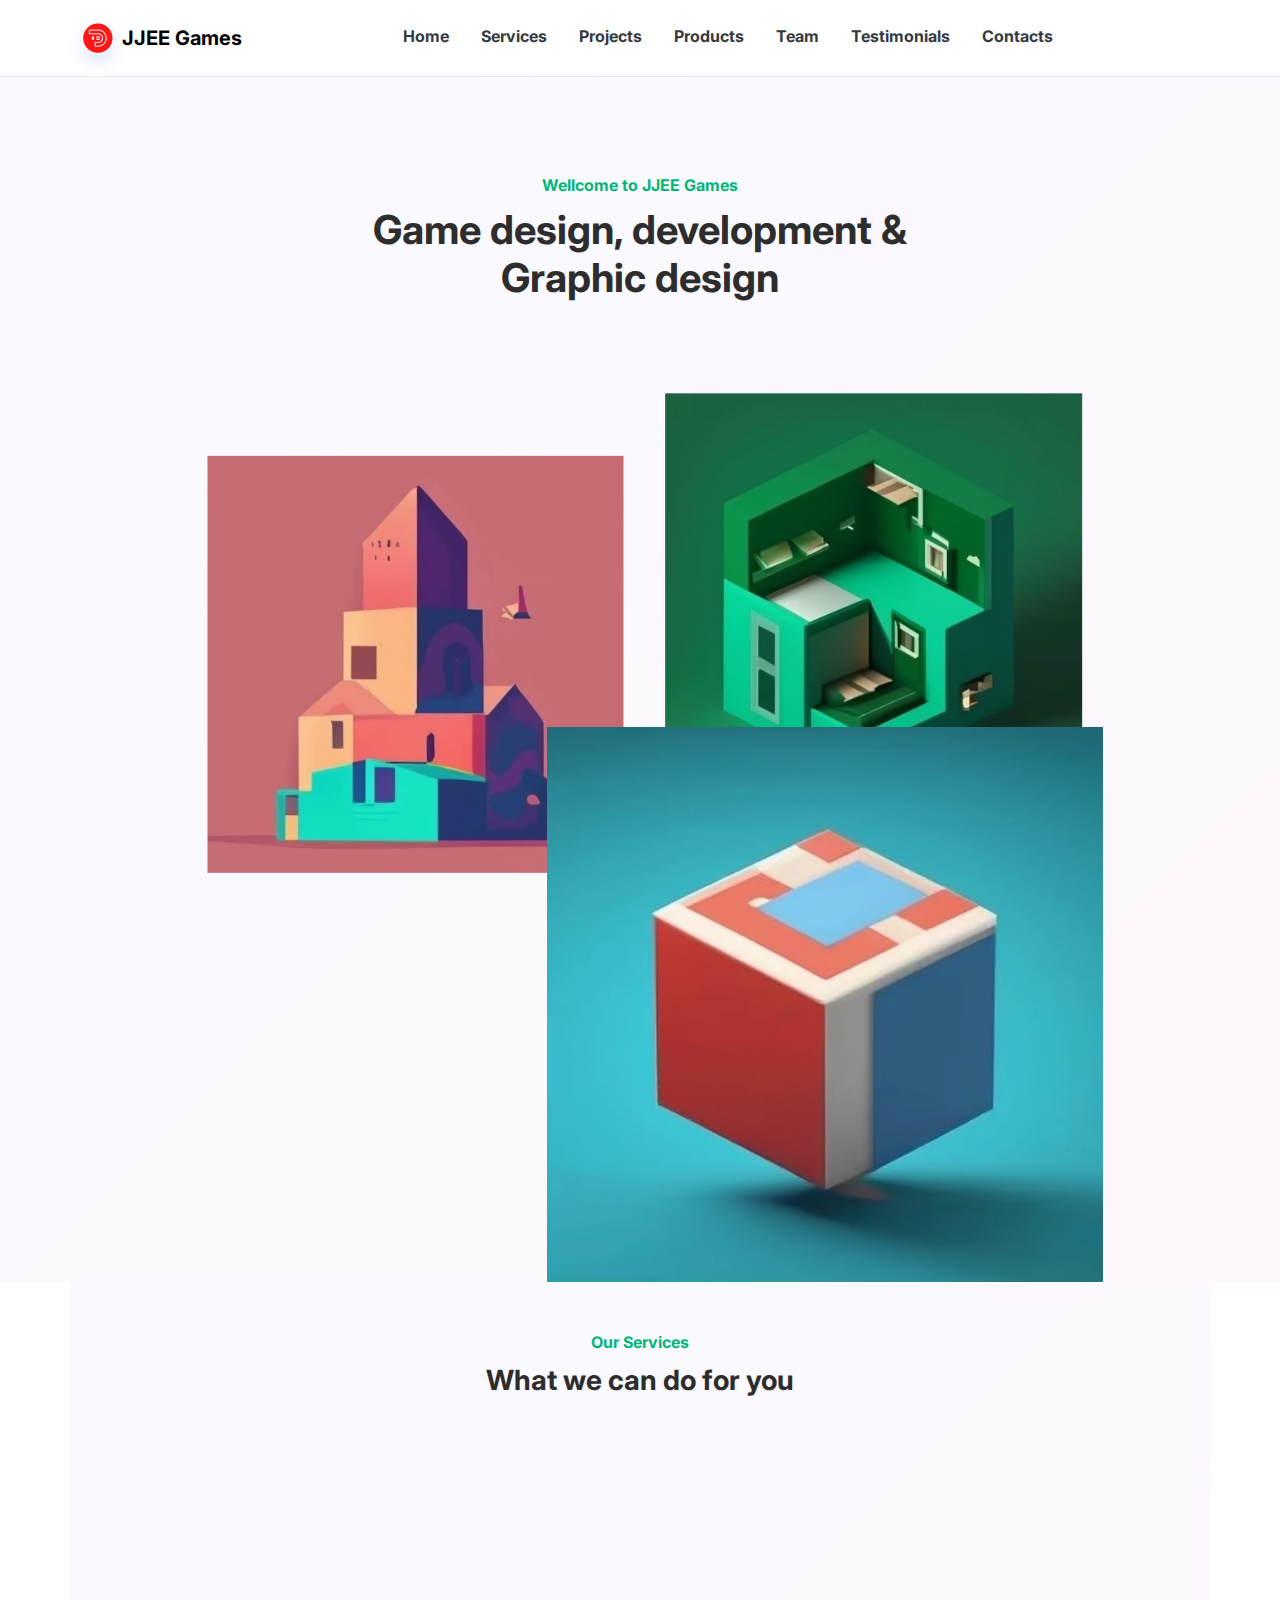
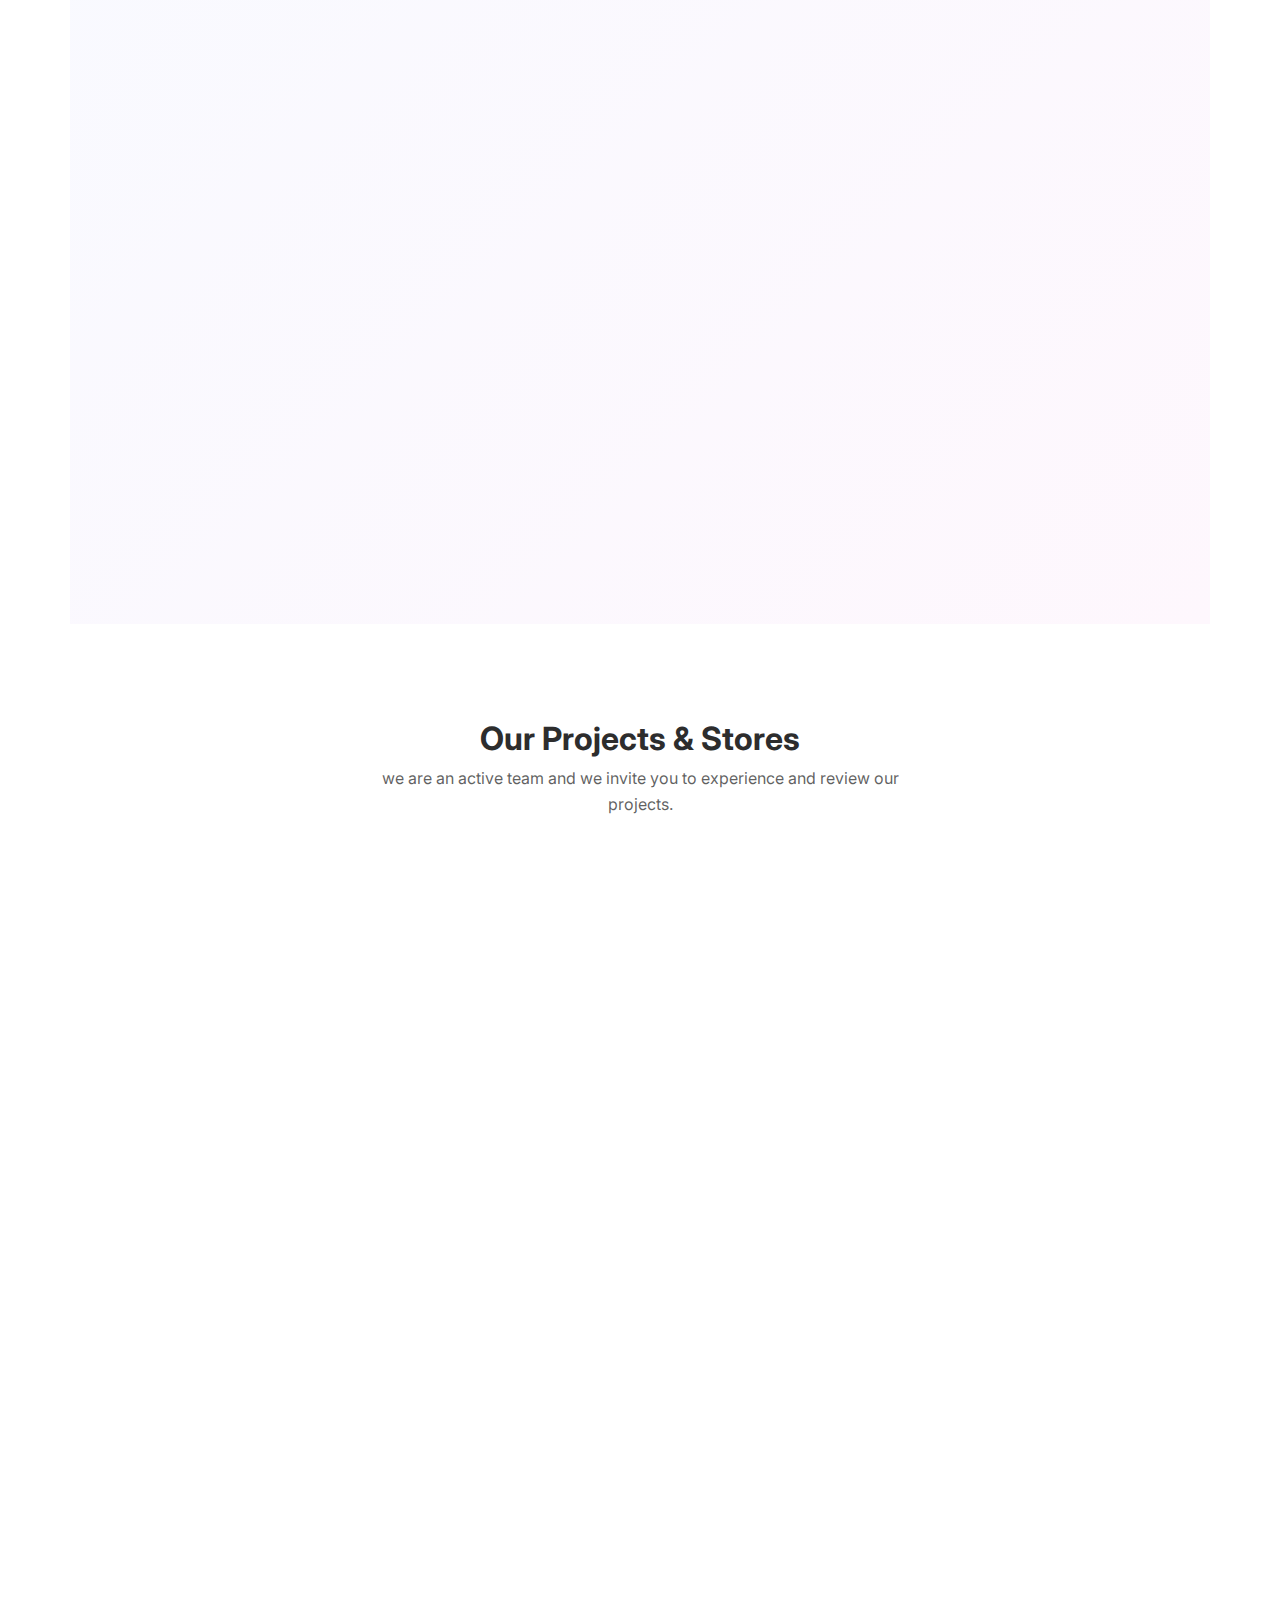
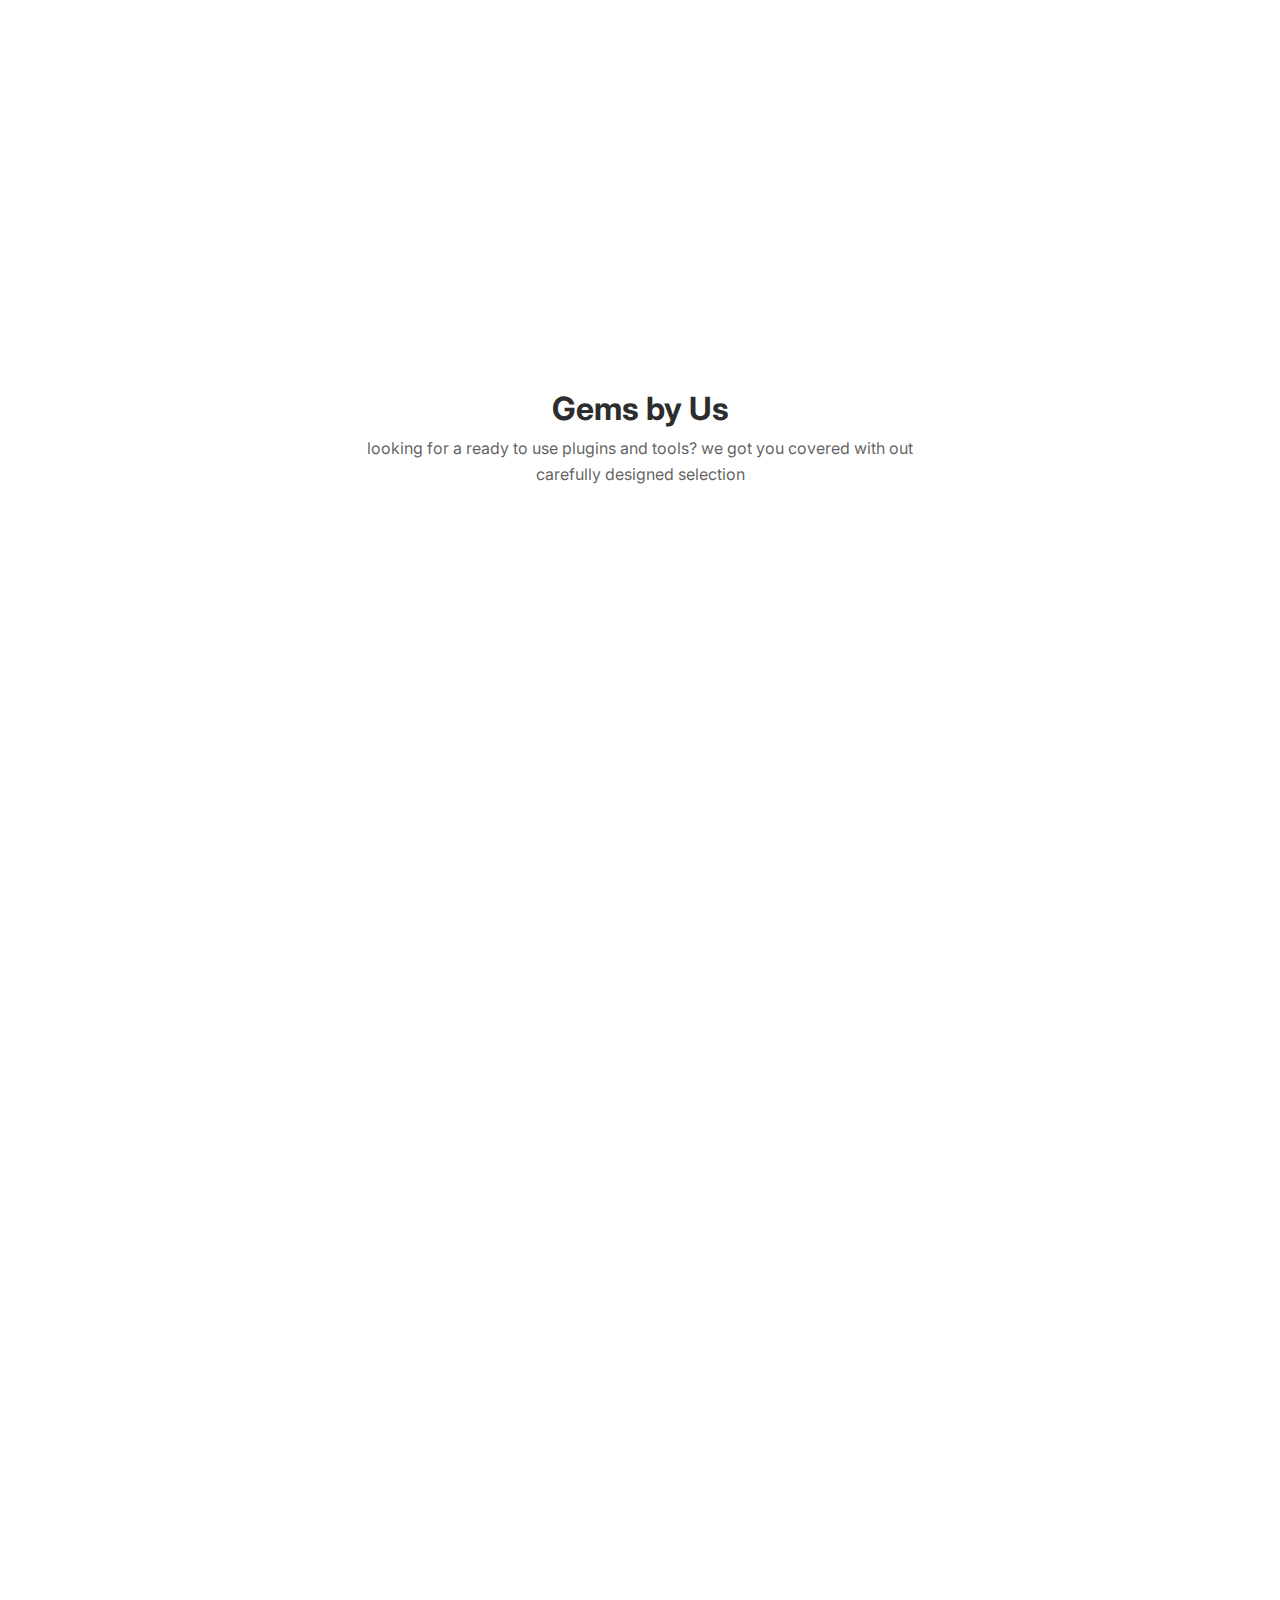
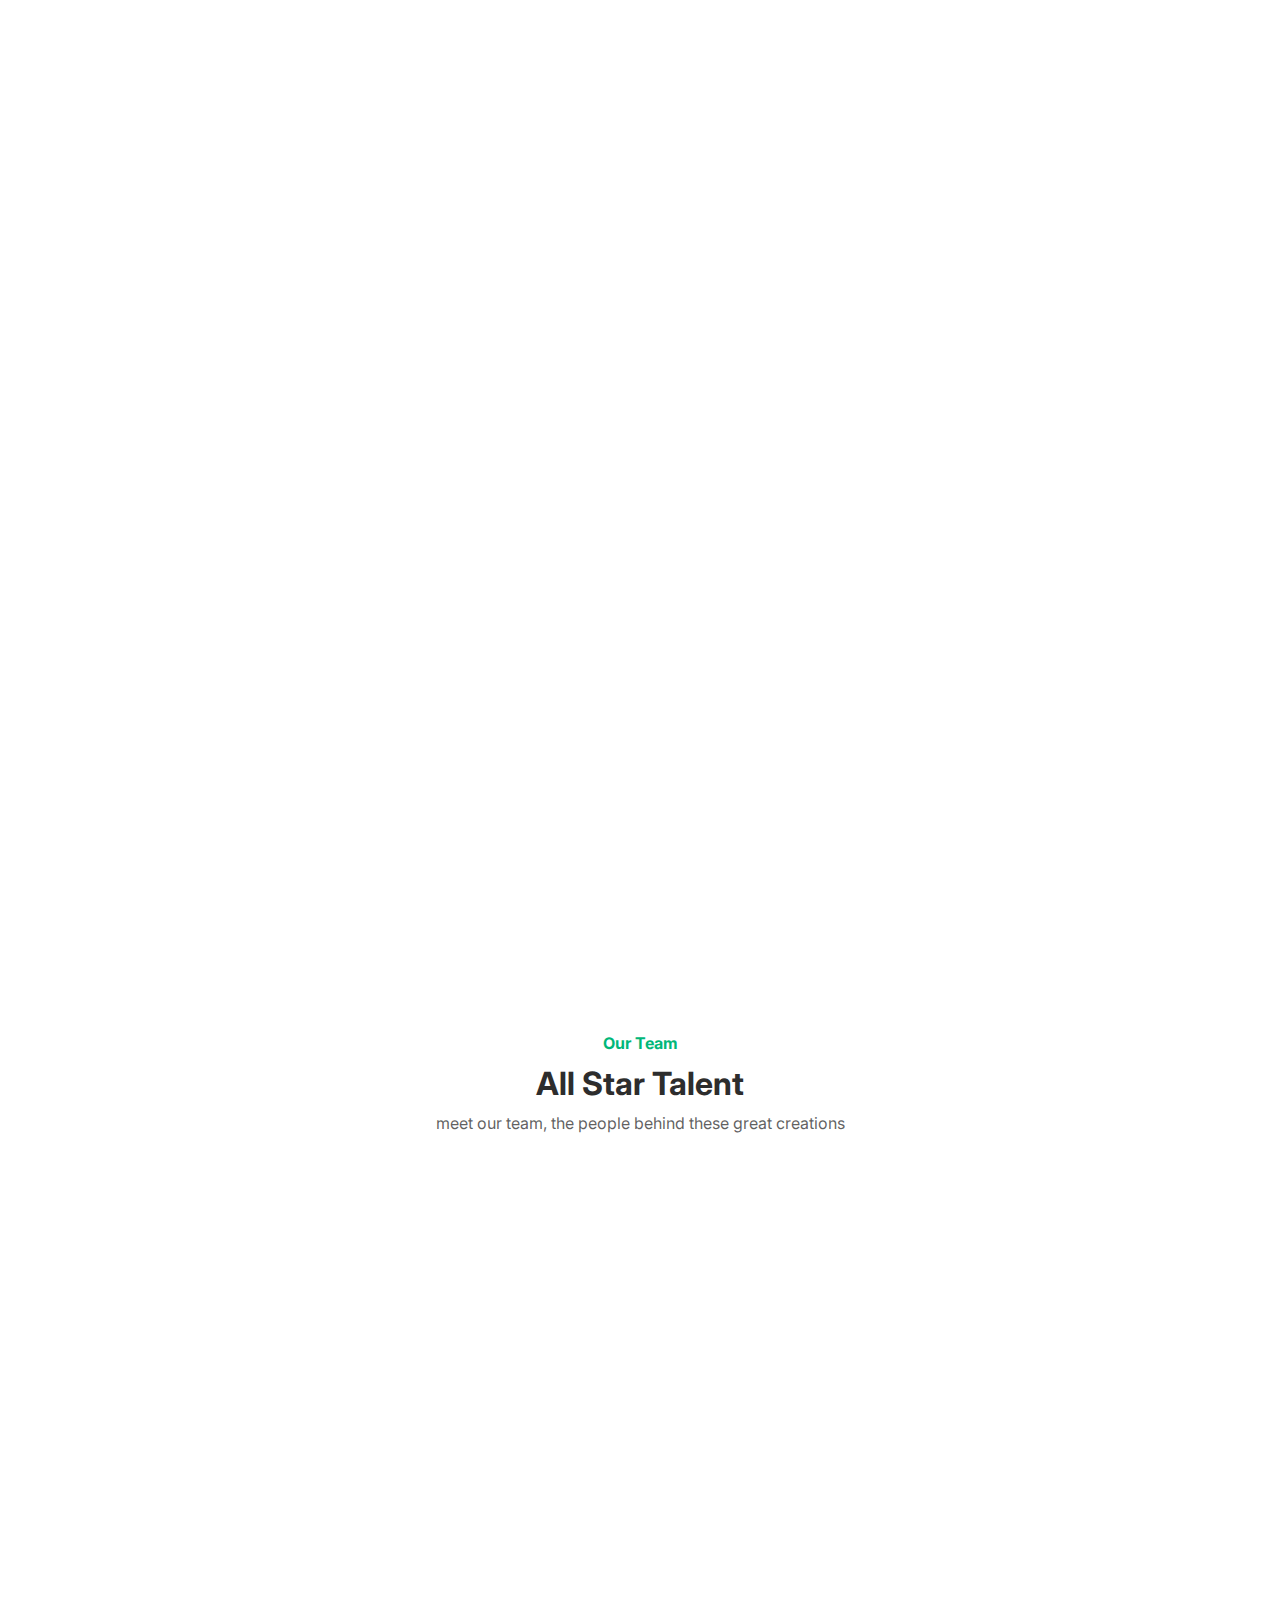
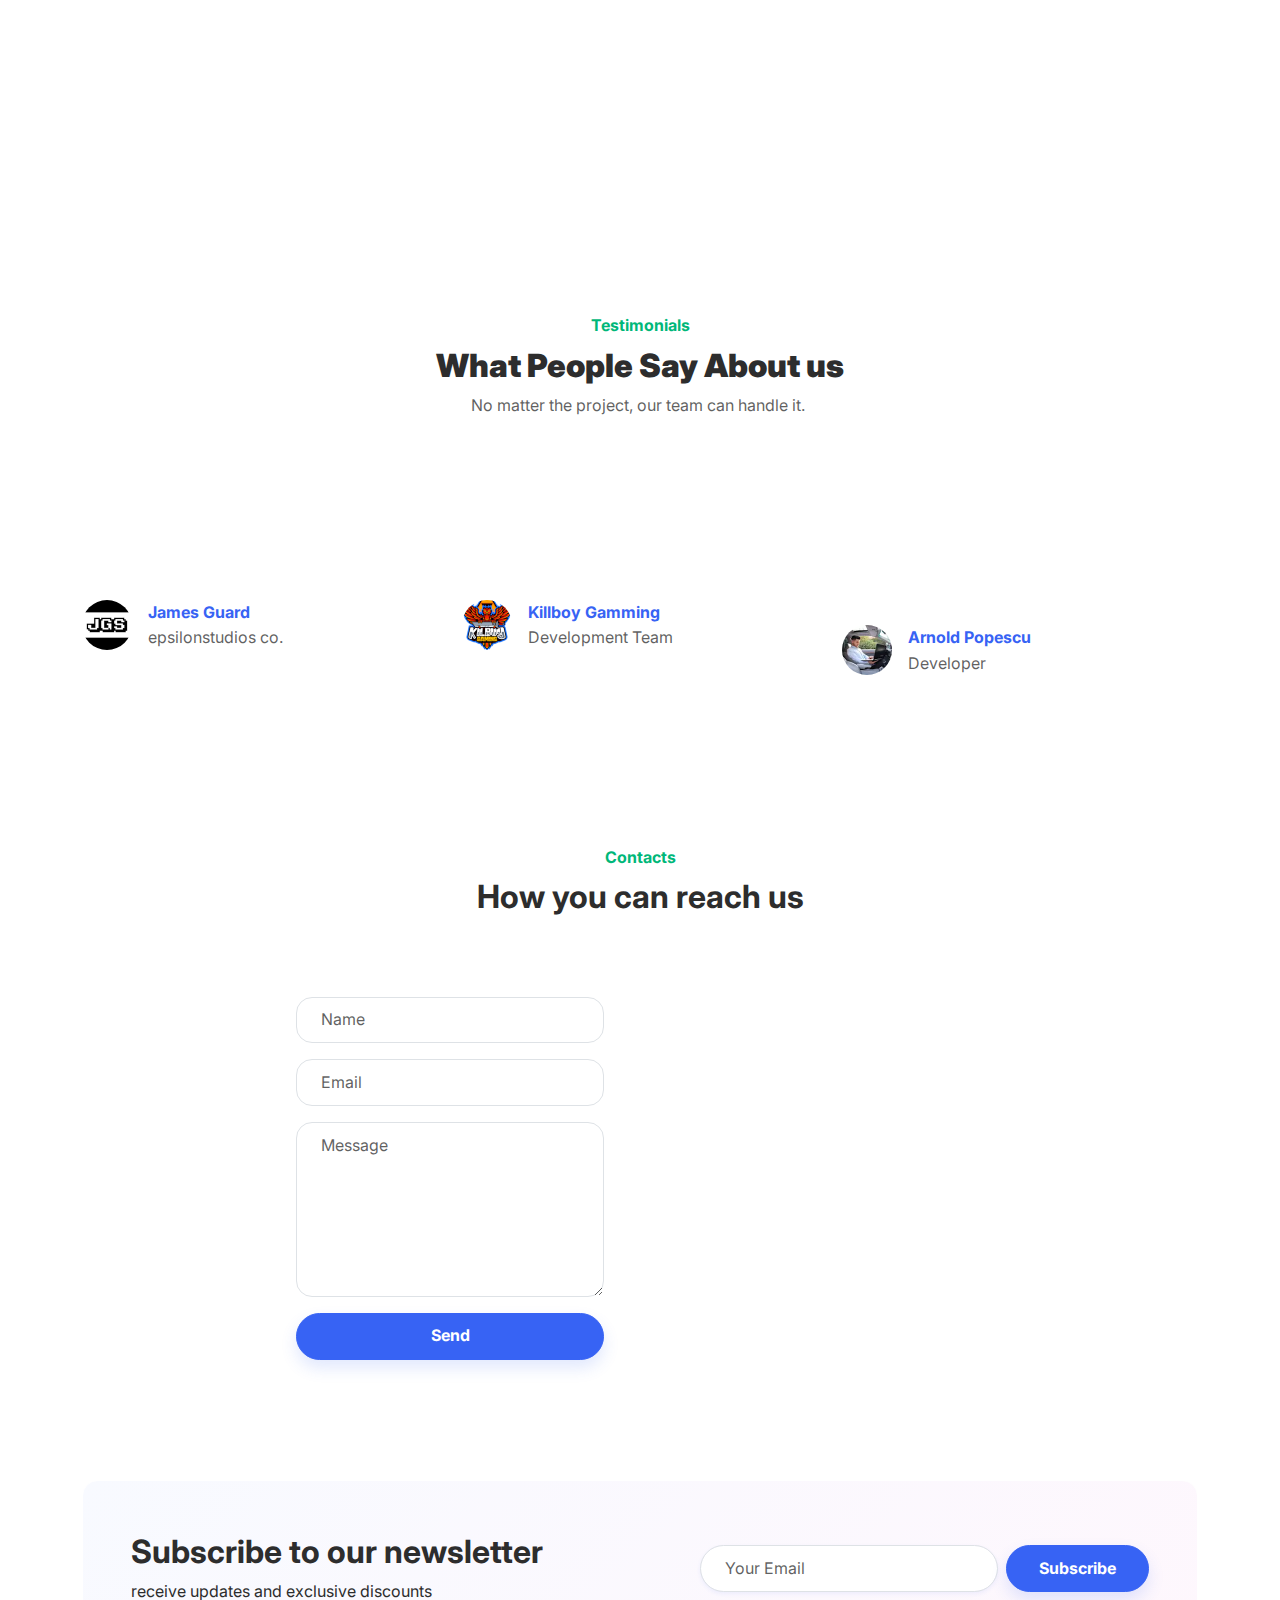
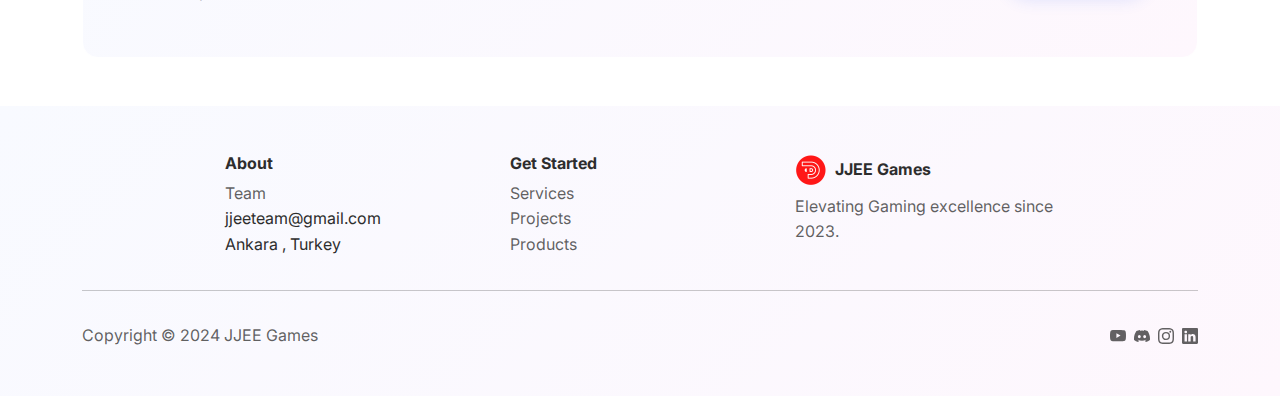
<file: index.html>
<!DOCTYPE html><html data-bs-theme="light" lang="en"><head><meta charset="utf-8">
<!-- Google Tag Manager -->
    <script>(function(w,d,s,l,i){w[l]=w[l]||[];w[l].push({'gtm.start':
    new Date().getTime(),event:'gtm.js'});var f=d.getElementsByTagName(s)[0],
    j=d.createElement(s),dl=l!='dataLayer'?'&l='+l:'';j.async=true;j.src=
    'https://www.googletagmanager.com/gtm.js?id='+i+dl;f.parentNode.insertBefore(j,f);
    })(window,document,'script','dataLayer','GTM-58MHF8FG');</script>
    <!-- End Google Tag Manager --><meta name="viewport" content="width=device-width, initial-scale=1.0, shrink-to-fit=no"><title>Home - JJEE Games</title><link rel="canonical" href="https://www.jjeegames.com/"><meta property="og:url" content="https://www.jjeegames.com/"><meta name="twitter:description" content="Explore game development excellence at JjeeGames – your prime source for expert insights, tutorials, and a vibrant community. Unleash your creativity in the world of game creation today!"><meta name="twitter:image" content="https://www.jjeegames.com/assets/img/brand/logo-512.png"><meta property="og:image" content="https://www.jjeegames.com/assets/img/brand/logo-512.png"><meta name="description" content="Explore game development excellence at JjeeGames – your prime source for expert insights, tutorials, and a vibrant community. Unleash your creativity in the world of game creation today!"><meta property="og:type" content="website"><meta name="twitter:card" content="summary"><meta name="twitter:title" content="JJEE Games">
			<script type="application/ld+json">{"@context":"http://schema.org","@type":"WebSite","name":"JJEE Games","url":"https://www.jjeegames.com"}</script><link rel="icon" type="image/png" sizes="64x64" href="assets/img/brand/logo-64.png"><link rel="icon" type="image/png" sizes="64x64" href="assets/img/brand/logo-64.png"><link rel="icon" type="image/png" sizes="128x128" href="assets/img/brand/logo-128.png"><link rel="icon" type="image/png" sizes="128x128" href="assets/img/brand/logo-128.png"><link rel="icon" type="image/png" sizes="512x512" href="assets/img/brand/logo-512.png"><link rel="stylesheet" href="assets/bootstrap/css/bootstrap.min.css"><link rel="stylesheet" href="https://fonts.googleapis.com/css?family=Inter:300italic,400italic,600italic,700italic,800italic,400,300,600,700,800&amp;display=swap"><link rel="stylesheet" href="https://fonts.googleapis.com/css?family=Indie+Flower"><link rel="stylesheet" href="https://fonts.googleapis.com/css?family=Source+Sans+Pro:300,400,600,700,900"><link rel="stylesheet" href="assets/css/styles.min.css"><link rel="stylesheet" href="assets/css/aos.min.min.css"><link rel="stylesheet" href="assets/css/animate.min.min.css"><meta name="google-site-verification" content="ms5HGjhSdryLa4Ut-KDCZ6PKvAohT9VPGDE0XB0uQKI" />
</head><body><nav class="navbar navbar-expand-md sticky-top navbar-shrink py-3 navbar-light" id="mainNav"><div class="container"><a class="navbar-brand d-flex align-items-center" href="/"><span class="bs-icon-sm bs-icon-circle bs-icon-primary shadow d-flex justify-content-center align-items-center me-2 bs-icon" style="background: url(&quot;assets/img/brand/logo-512.png&quot;) no-repeat;background-size: contain;"></span><span>JJEE Games</span></a><button data-bs-toggle="collapse" class="navbar-toggler" data-bs-target="#navcol-1"><span class="visually-hidden">Toggle navigation</span><span class="navbar-toggler-icon"></span></button><div class="collapse navbar-collapse" id="navcol-1"><ul class="navbar-nav mx-auto"><li class="nav-item" data-bs-target="#mainNav"><a class="nav-link active" href="#">Home</a></li><li class="nav-item" style="margin: 0;"><a class="nav-link active" href="#services">Services</a></li><li class="nav-item"><a class="nav-link active" href="#projects">Projects</a></li><li class="nav-item"><a class="nav-link active" href="#products">Products</a></li><li class="nav-item"><a class="nav-link active" href="#team">Team</a></li><li class="nav-item"><a class="nav-link active" href="#testimonials">Testimonials</a></li><li class="nav-item"><a class="nav-link active" href="#contacts">Contacts</a></li></ul></div></div></nav><header class="bg-primary-gradient"><div class="container pt-4 pt-xl-5"><div class="row pt-5"><div class="col-md-8 col-xl-6 text-center text-md-start mx-auto"><div class="text-center"><p class="fw-bold text-success mb-2">Wellcome to JJEE Games</p><h1 class="fw-bold">Game design, development &amp; Graphic design</h1></div></div><div class="col-12 col-lg-10 mx-auto"><div class="position-relative" style="display: flex;flex-wrap: wrap;justify-content: flex-end;"><div style="position: relative;flex: 0 0 45%;transform: translate3d(-15%, 35%, 0);"><img class="img-fluid" data-bss-parallax="" data-bss-parallax-speed="0.8" src="assets/img/parallax_2.png"></div><div style="position: relative;flex: 0 0 45%;transform: translate3d(-5%, 20%, 0);"><img class="img-fluid" data-bss-parallax="" data-bss-parallax-speed="0.4" src="assets/img/parallax_1.png"></div><div style="position: relative;flex: 0 0 60%;transform: translate3d(0, 0%, 0);"><img class="img-fluid" data-bss-parallax="" data-bss-parallax-speed="0.25" src="assets/img/parallax_3.png"></div></div></div></div></div></header><section id="services"><div class="container bg-primary-gradient py-5"><div class="row"><div class="col-md-8 col-xl-6 text-center mx-auto"><p class="fw-bold text-success mb-2">Our Services</p><h3 class="fw-bold">What we can do for you</h3></div></div><div class="py-5 p-lg-5"><div class="row row-cols-1 row-cols-md-2 mx-auto" data-aos="fade-up" style="max-width: 900px;"><div class="col mb-5"><div class="card shadow-sm" data-aos="zoom-in-up"><div class="card-body px-4 py-5 px-md-5"><div class="bs-icon-lg d-flex justify-content-center align-items-center mb-3 bs-icon" style="top: 1rem;right: 1rem;position: absolute;"><svg xmlns="http://www.w3.org/2000/svg" width="1em" height="1em" fill="currentColor" viewBox="0 0 16 16" class="bi bi-bounding-box-circles">
  <path d="M2 1a1 1 0 1 0 0 2 1 1 0 0 0 0-2M0 2a2 2 0 0 1 3.937-.5h8.126A2 2 0 1 1 14.5 3.937v8.126a2 2 0 1 1-2.437 2.437H3.937A2 2 0 1 1 1.5 12.063V3.937A2 2 0 0 1 0 2m2.5 1.937v8.126c.703.18 1.256.734 1.437 1.437h8.126a2.004 2.004 0 0 1 1.437-1.437V3.937A2.004 2.004 0 0 1 12.063 2.5H3.937A2.004 2.004 0 0 1 2.5 3.937zM14 1a1 1 0 1 0 0 2 1 1 0 0 0 0-2M2 13a1 1 0 1 0 0 2 1 1 0 0 0 0-2m12 0a1 1 0 1 0 0 2 1 1 0 0 0 0-2"></path>
</svg></div><h5 class="fw-bold card-title">Game prototyping</h5><p class="text-muted card-text mb-4">From concept to interactive preview, our expert team crafts a captivating prototype, bringing your vision to life.&nbsp;<br><br></p><a class="btn btn-primary shadow" role="button" href="#contacts">Learn more</a></div></div></div><div class="col offset-lg-0 mb-5"><div class="card shadow-sm" data-aos="zoom-in-up" data-aos-delay="200"><div class="card-body px-4 py-5 px-md-5"><div class="bs-icon-lg d-flex justify-content-center align-items-center mb-3 bs-icon" style="top: 1rem;right: 1rem;position: absolute;"><svg xmlns="http://www.w3.org/2000/svg" width="1em" height="1em" fill="currentColor" viewBox="0 0 16 16" class="bi bi-command">
  <path d="M3.5 2A1.5 1.5 0 0 1 5 3.5V5H3.5a1.5 1.5 0 1 1 0-3M6 5V3.5A2.5 2.5 0 1 0 3.5 6H5v4H3.5A2.5 2.5 0 1 0 6 12.5V11h4v1.5a2.5 2.5 0 1 0 2.5-2.5H11V6h1.5A2.5 2.5 0 1 0 10 3.5V5zm4 1v4H6V6zm1-1V3.5A1.5 1.5 0 1 1 12.5 5zm0 6h1.5a1.5 1.5 0 1 1-1.5 1.5zm-6 0v1.5A1.5 1.5 0 1 1 3.5 11z"></path>
</svg></div><h5 class="fw-bold card-title">Game development</h5><p class="text-muted card-text mb-4">From animations, UI/UX, and sound design to coding and scripting, we ensure a seamless journey from idea to a playable masterpiece.</p><a class="btn btn-primary shadow" role="button" href="#contacts">Learn more</a></div></div></div><div class="col mb-4"><div class="card shadow-sm" data-aos="zoom-in-up" data-aos-duration="200"><div class="card-body px-4 py-5 px-md-5"><div class="bs-icon-lg d-flex justify-content-center align-items-center mb-3 bs-icon" style="top: 1rem;right: 1rem;position: absolute;"><svg xmlns="http://www.w3.org/2000/svg" width="1em" height="1em" fill="currentColor" viewBox="0 0 16 16" class="bi bi-hdd-stack">
  <path d="M14 10a1 1 0 0 1 1 1v1a1 1 0 0 1-1 1H2a1 1 0 0 1-1-1v-1a1 1 0 0 1 1-1zM2 9a2 2 0 0 0-2 2v1a2 2 0 0 0 2 2h12a2 2 0 0 0 2-2v-1a2 2 0 0 0-2-2z"></path>
  <path d="M5 11.5a.5.5 0 1 1-1 0 .5.5 0 0 1 1 0m-2 0a.5.5 0 1 1-1 0 .5.5 0 0 1 1 0M14 3a1 1 0 0 1 1 1v1a1 1 0 0 1-1 1H2a1 1 0 0 1-1-1V4a1 1 0 0 1 1-1zM2 2a2 2 0 0 0-2 2v1a2 2 0 0 0 2 2h12a2 2 0 0 0 2-2V4a2 2 0 0 0-2-2z"></path>
  <path d="M5 4.5a.5.5 0 1 1-1 0 .5.5 0 0 1 1 0m-2 0a.5.5 0 1 1-1 0 .5.5 0 0 1 1 0"></path>
</svg></div><h5 class="fw-bold card-title">Tool development</h5><p class="text-muted card-text mb-4">we offer intuitive interfaces and robust features, tailored for your development needs.<br><br></p><a class="btn btn-primary shadow" role="button" href="#contacts">Learn more</a></div></div></div><div class="col mb-4"><div class="card shadow-sm" data-aos="zoom-in-up"><div class="card-body px-4 py-5 px-md-5"><div class="bs-icon-lg d-flex justify-content-center align-items-center mb-3 bs-icon" style="top: 1rem;right: 1rem;position: absolute;"><svg xmlns="http://www.w3.org/2000/svg" width="1em" height="1em" fill="currentColor" viewBox="0 0 16 16" class="bi bi-layout-sidebar-inset">
  <path d="M14 2a1 1 0 0 1 1 1v10a1 1 0 0 1-1 1H2a1 1 0 0 1-1-1V3a1 1 0 0 1 1-1zM2 1a2 2 0 0 0-2 2v10a2 2 0 0 0 2 2h12a2 2 0 0 0 2-2V3a2 2 0 0 0-2-2z"></path>
  <path d="M3 4a1 1 0 0 1 1-1h2a1 1 0 0 1 1 1v8a1 1 0 0 1-1 1H4a1 1 0 0 1-1-1z"></path>
</svg></div><h5 class="fw-bold card-title">Level design</h5><p class="text-muted card-text mb-4">developing level concepts and implementing them in your projects.<br><br><br></p><a class="btn btn-primary shadow" role="button" href="#contacts">Learn more</a></div></div></div></div></div></div></section><section id="projects" class="py-5"><div class="container py-5"><div class="row mb-5"><div class="col-md-8 col-xl-6 text-center mx-auto"><h2 class="fw-bold">Our Projects &amp; Stores</h2><p class="text-muted">we are an active team and we invite you to experience and review our projects.</p></div></div><div class="row row-cols-1 row-cols-md-2 mx-auto" style="max-width: 900px;"><div class="col mb-4"><div data-aos="zoom-in-up"><a href="https://www.jjeegames.com/MigJourneys/" target="_blank"><img class="rounded img-fluid shadow w-100 fit-cover" src="assets/img/Projects/Startup_1024x500.png" style="height: 250px;padding-top: 0px;"></a><div class="py-4"><span class="badge bg-primary mb-2">Game App</span><h4 class="fw-bold">Mig Journey</h4><p class="text-muted">Embark on a whimsical quest with Mig, the lovable brown bear, to find its dream home</p></div></div></div><div class="col mb-4"><div data-aos="zoom-in-up"><a href="https://jjee-team.itch.io/stack-up" target="_blank"><img class="rounded img-fluid shadow w-100 fit-cover" src="assets/img/Projects/Untitled%20design.png" style="height: 250px;padding-top: 0px;"></a><div class="py-4"><span class="badge bg-primary mb-2">Game App</span><h4 class="fw-bold">Stack Up</h4><p class="text-muted">hyper-casual stacking game that challenges you to build the tallest stack possible!</p></div></div></div><div class="col mb-4"><div data-aos="zoom-in-up" data-aos-delay="200"><a href="https://play.google.com/store/apps/dev?id=8000493460890234424" target="_blank"><img class="rounded img-fluid shadow w-100 fit-cover" src="assets/img/Projects/Google-Play-banner.jpg" style="height: 250px;padding-top: 0px;"></a><div class="py-4"><span class="badge bg-primary mb-2">Website</span><h4 class="fw-bold">Google Play Store</h4><p class="text-muted">check our google play developer account for new apps and games developed by us.</p></div></div></div><div class="col mb-4"><div data-aos="zoom-in-up" data-aos-delay="100"><a href="https://www.unrealengine.com/marketplace/en-US/profile/JJee+Games" target="_blank"><img class="rounded img-fluid shadow w-100 fit-cover" src="assets/img/Projects/ue%20marketplace.jpeg" style="height: 250px;padding-top: 0px;"></a><div class="py-4"><span class="badge bg-primary mb-2">Website</span><h4 class="fw-bold">Unreal Engine Marketplace</h4><p class="text-muted">go to the market place for more assets and plugins for your projects.</p></div></div></div></div></div></section><section id="products" class="py-5"><div class="container py-5" style="padding-left: 0px;padding-right: -0px;"><div class="row mb-5"><div class="col-md-8 col-xl-6 text-center mx-auto"><h2 class="fw-bold">Gems by Us</h2><p class="text-muted">looking for a ready to use plugins and tools? we got you covered with out carefully designed selection</p></div></div><div class="row row-cols-1 row-cols-md-2 mx-auto" style="max-width: 900px;transform: translate(28px);"><div class="col mb-4" data-aos="fade-up" data-aos-delay="50"><div class="card" style="width: 18rem;border-top-left-radius: 20px;border-top-right-radius: 20px;border-bottom-right-radius: 20px;border-bottom-left-radius: 20px;box-shadow: 5px 5px 16px 2px rgba(0,0,0,0.25);margin: 14px;min-width: 280px;max-width: 300px;margin-bottom: 20px;margin-left: 0;"><div style="height: 284;border-radius: 0;"><img class="rounded img-fluid shadow w-100 fit-cover" src="assets/img/products/blender%20sync%20thumbnail.png" style="height: 284px;border-bottom-right-radius: 0px;border-bottom-left-radius: 0px;"></div><div class="card-body d-flex flex-column" style="height: 130px;"><div><h4 style="font-family: 'Source Sans Pro', sans-serif;font-weight: 700;color: var(--bs-cyan);border-bottom-color: var(--bs-green);">Blender Sync System</h4><h6 class="text-muted mb-2" style="font-family: 'Source Sans Pro', sans-serif;font-weight: 600;color: #757575;">UE Plugin</h6></div><a class="align-self-end card-link" data-bss-hover-animate="pulse" style="padding: 4px;background: var(--bs-green);color: rgb(255,255,255);border-radius: 17px;padding-right: 14px;padding-left: 14px;padding-bottom: 6px;font-family: 'Source Sans Pro', sans-serif;margin-top: auto;" href="https://www.unrealengine.com/marketplace/en-US/product/2637eb12d1bc43d4a60e6130a7c2847f" target="_blank">Get it</a></div></div></div><div class="col mb-4" data-aos="fade-up" data-aos-delay="150"><div class="card" style="width: 18rem;border-top-left-radius: 20px;border-top-right-radius: 20px;border-bottom-right-radius: 20px;border-bottom-left-radius: 20px;box-shadow: 5px 5px 16px 2px rgba(0,0,0,0.25);margin: 14px;min-width: 280px;max-width: 300px;margin-bottom: 20px;margin-left: 0;"><div style="height: 284px;border-radius: 0;"><img class="rounded img-fluid shadow w-100 fit-cover" src="assets/img/products/Tiled%20thumbnail.png" style="border-bottom-right-radius: 0px;border-bottom-left-radius: 0px;"></div><div class="card-body d-flex flex-column" style="height: 130px;"><div><h4 style="font-family: 'Source Sans Pro', sans-serif;font-weight: 700;color: var(--bs-cyan);border-bottom-color: var(--bs-green);">Tiled Sync System</h4><h6 class="text-muted mb-2" style="font-family: 'Source Sans Pro', sans-serif;font-weight: 600;color: #757575;">UE Plugin</h6></div><a class="align-self-end card-link" data-bss-hover-animate="pulse" href="https://www.unrealengine.com/marketplace/en-US/product/b32d69ca51eb4678bc721414c80ca9f7" style="padding: 4px;background: var(--bs-green);color: rgb(255,255,255);border-radius: 17px;padding-right: 14px;padding-left: 14px;padding-bottom: 6px;font-family: 'Source Sans Pro', sans-serif;margin-top: auto;" target="_blank">Get it</a></div></div></div><div class="col mb-4" data-aos="fade-up" data-aos-delay="150"><div class="card" style="width: 18rem;border-top-left-radius: 20px;border-top-right-radius: 20px;border-bottom-right-radius: 20px;border-bottom-left-radius: 20px;box-shadow: 5px 5px 16px 2px rgba(0,0,0,0.25);margin: 14px;min-width: 280px;max-width: 300px;margin-bottom: 20px;margin-left: 0;"><div style="height: 284px;border-radius: 0;"><img class="rounded img-fluid shadow w-100 fit-cover" src="assets/img/products/thumbnail.png" style="border-bottom-right-radius: 0px;border-bottom-left-radius: 0px;"></div><div class="card-body d-flex flex-column" style="height: 130px;"><div><h4 style="font-family: 'Source Sans Pro', sans-serif;font-weight: 700;color: var(--bs-cyan);border-bottom-color: var(--bs-green);">JJEE Editor Scripts</h4><h6 class="text-muted mb-2" style="font-family: 'Source Sans Pro', sans-serif;font-weight: 600;color: #757575;">UE Plugin</h6></div><a class="align-self-end card-link" data-bss-hover-animate="pulse" href="https://www.unrealengine.com/marketplace/en-US/product/ea3c2d53657f46c9ba7f4c8b510a9d68" style="padding: 4px;background: var(--bs-green);color: rgb(255,255,255);border-radius: 17px;padding-right: 14px;padding-left: 14px;padding-bottom: 6px;font-family: 'Source Sans Pro', sans-serif;margin-top: auto;" target="_blank">Get it</a></div></div></div><div class="col mb-4" data-aos="fade-up" data-aos-delay="50"><div class="card" style="width: 18rem;border-top-left-radius: 20px;border-top-right-radius: 20px;border-bottom-right-radius: 20px;border-bottom-left-radius: 20px;box-shadow: 5px 5px 16px 2px rgba(0,0,0,0.25);margin: 14px;min-width: 280px;max-width: 300px;margin-bottom: 20px;margin-left: 0;"><div style="height: 284px;border-radius: 0;"><img class="rounded img-fluid shadow w-100 fit-cover" src="assets/img/products/PP%20thumbnail.png" style="height: 284px;border-bottom-right-radius: 0px;border-bottom-left-radius: 0px;"></div><div class="card-body d-flex flex-column" style="height: 130px;"><div><h4 style="font-family: 'Source Sans Pro', sans-serif;font-weight: 700;color: var(--bs-cyan);border-bottom-color: var(--bs-green);">Pixel Perfect</h4><h6 class="text-muted mb-2" style="font-family: 'Source Sans Pro', sans-serif;font-weight: 600;color: #757575;">UE Assets</h6></div><a class="align-self-end card-link" data-bss-hover-animate="pulse" href="https://www.unrealengine.com/marketplace/en-US/product/96b8ab2ebdf94a04b10d2d745c6a6b06" style="padding: 4px;background: var(--bs-green);color: rgb(255,255,255);border-radius: 17px;padding-right: 14px;padding-left: 14px;padding-bottom: 6px;font-family: 'Source Sans Pro', sans-serif;margin-top: auto;" target="_blank">Get it</a></div></div></div><div class="col-xl-6 mb-4" data-aos="fade-up" data-aos-delay="50"><div class="card text-start" style="width: 18rem;border-top-left-radius: 20px;border-top-right-radius: 20px;border-bottom-right-radius: 20px;border-bottom-left-radius: 20px;box-shadow: 5px 5px 16px 2px rgba(0,0,0,0.25);margin: 14px;min-width: 280px;max-width: 300px;margin-bottom: 20px;margin-left: 0;"><div style="height: 284px;border-radius: 0;"><img class="rounded img-fluid shadow w-100 fit-cover" src="assets/img/products/Smart%20parallax%20thumbnail.png" style="height: 284px;border-bottom-right-radius: 0px;border-bottom-left-radius: 0px;"></div><div class="card-body d-flex flex-column" style="height: 130px;"><div><h4 style="font-family: 'Source Sans Pro', sans-serif;font-weight: 700;color: var(--bs-cyan);border-bottom-color: var(--bs-green);">Smart Parallax Effect</h4><h6 class="text-muted mb-2" style="font-family: 'Source Sans Pro', sans-serif;font-weight: 600;color: #757575;">UE Assets</h6></div><a class="align-self-end card-link" data-bss-hover-animate="pulse" href="https://www.unrealengine.com/marketplace/en-US/product/smart-parallax" style="padding: 4px;background: var(--bs-green);color: rgb(255,255,255);border-radius: 17px;padding-right: 14px;padding-left: 14px;padding-bottom: 6px;font-family: 'Source Sans Pro', sans-serif;margin-top: auto;" target="_blank">Get it</a></div></div></div><div class="col-xl-6 mb-4" data-aos="fade-up" data-aos-delay="50"><div class="card text-start" style="width: 18rem;border-top-left-radius: 20px;border-top-right-radius: 20px;border-bottom-right-radius: 20px;border-bottom-left-radius: 20px;box-shadow: 5px 5px 16px 2px rgba(0,0,0,0.25);margin: 14px;min-width: 280px;max-width: 300px;margin-bottom: 20px;margin-left: 0;"><div style="height: 284px;border-radius: 0;"><img class="rounded img-fluid shadow w-100 fit-cover" src="assets/img/products/noty.webp" style="height: 284px;border-bottom-right-radius: 0px;border-bottom-left-radius: 0px;"></div><div class="card-body d-flex flex-column" style="height: 130px;"><div><h4 style="font-family: 'Source Sans Pro', sans-serif;font-weight: 700;color: var(--bs-cyan);border-bottom-color: var(--bs-green);">Gameplay Events</h4><h6 class="text-muted mb-2" style="font-family: 'Source Sans Pro', sans-serif;font-weight: 600;color: #757575;">UE Plugin</h6></div><a class="align-self-end card-link" data-bss-hover-animate="pulse" href="https://www.fab.com/listings/4cc882e5-1bad-406e-8fa4-99064f5409fa" style="padding: 4px;background: var(--bs-green);color: rgb(255,255,255);border-radius: 17px;padding-right: 14px;padding-left: 14px;padding-bottom: 6px;font-family: 'Source Sans Pro', sans-serif;margin-top: auto;" target="_blank">Get it</a></div></div></div><div class="col-xl-6 mb-4" data-aos="fade-up" data-aos-delay="50"><div class="card text-start" style="width: 18rem;border-top-left-radius: 20px;border-top-right-radius: 20px;border-bottom-right-radius: 20px;border-bottom-left-radius: 20px;box-shadow: 5px 5px 16px 2px rgba(0,0,0,0.25);margin: 14px;min-width: 280px;max-width: 300px;margin-bottom: 20px;margin-left: 0;"><div style="height: 284px;border-radius: 0;"><img class="rounded img-fluid shadow w-100 fit-cover" src="assets/img/products/logo%20tasks.png" style="height: 284px;border-bottom-right-radius: 0px;border-bottom-left-radius: 0px;"></div><div class="card-body d-flex flex-column" style="height: 130px;"><div><h4 style="font-family: 'Source Sans Pro', sans-serif;font-weight: 700;color: var(--bs-cyan);border-bottom-color: var(--bs-green);">Gameplay BP Tasks</h4><h6 class="text-muted mb-2" style="font-family: 'Source Sans Pro', sans-serif;font-weight: 600;color: #757575;">UE Plugin</h6></div><a class="align-self-end card-link" data-bss-hover-animate="pulse" href="https://www.fab.com/listings/bded200c-6148-406d-bec9-e0a933c04738" style="padding: 4px;background: var(--bs-green);color: rgb(255,255,255);border-radius: 17px;padding-right: 14px;padding-left: 14px;padding-bottom: 6px;font-family: 'Source Sans Pro', sans-serif;margin-top: auto;" target="_blank">Get it</a></div></div></div></div></div></section><section id="team" class="py-5"><div class="container py-5"><div class="row mb-4 mb-lg-5"><div class="col-md-8 col-xl-6 text-center mx-auto"><p class="fw-bold text-success mb-2">Our Team</p><h2 class="fw-bold">All Star Talent</h2><p class="text-muted">meet our team, the people behind these great creations</p></div></div><div class="row row-cols-2 row-cols-md-3 mx-auto" style="max-width: 700px;"><div class="col-xl-6 mb-4" data-aos="fade-up" data-aos-delay="50"><div class="card text-start" style="width: 18rem;border-top-left-radius: 20px;border-top-right-radius: 20px;border-bottom-right-radius: 20px;border-bottom-left-radius: 20px;box-shadow: 5px 5px 16px 2px rgba(0,0,0,0.25);margin: 14px;min-width: 280px;max-width: 300px;margin-bottom: 20px;margin-left: 0;"><div style="height: 284px;border-radius: 0;"><img class="rounded img-fluid shadow w-100 fit-cover" src="assets/img/team/team_jihad.jpg" style="height: 284px;border-bottom-right-radius: 0px;border-bottom-left-radius: 0px;"></div><div class="card-body d-flex flex-column" style="height: 130px;"><div><h4 style="font-family: 'Source Sans Pro', sans-serif;font-weight: 700;color: var(--bs-cyan);border-bottom-color: var(--bs-green);">Jihad Alhaji</h4><h6 class="text-muted mb-2" style="font-family: 'Source Sans Pro', sans-serif;font-weight: 600;color: #757575;">Founder &amp; Dev</h6></div><a class="align-self-end card-link" data-bss-hover-animate="pulse" href="portfolio.html" style="padding: 4px;background: var(--bs-teal);color: rgb(255,255,255);border-radius: 17px;padding-right: 14px;padding-left: 14px;padding-bottom: 6px;font-family: 'Source Sans Pro', sans-serif;margin-top: auto;" target="_blank">Portfolio</a></div></div></div></div></div></section><section id="testimonials" class="py-5 mt-5"><div class="container py-5"><div class="row mb-5"><div class="col-md-8 col-xl-6 text-center mx-auto"><p class="fw-bold text-success mb-2">Testimonials</p><h2 class="fw-bold"><strong>What People Say About us</strong></h2><p class="text-muted">No matter the project, our team can handle it.&nbsp;</p></div></div><div class="row row-cols-1 row-cols-sm-2 row-cols-lg-3 d-sm-flex justify-content-sm-center"><div class="col mb-4"><div class="d-flex flex-column align-items-center align-items-sm-start"><p class="bg-light border rounded border-light p-4" data-aos="zoom-in-down" data-aos-duration="100">Wonderful work! Fast and good.<br><br></p><div class="d-flex"><img class="rounded-circle flex-shrink-0 me-3 fit-cover" width="50" height="50" src="assets/img/testimonials/img3.jpg"><div><p class="fw-bold text-primary mb-0">James Guard</p><p class="text-muted mb-0">epsilonstudios co.</p></div></div></div></div><div class="col mb-4"><div class="d-flex flex-column align-items-center align-items-sm-start"><p class="bg-light border rounded border-light p-4" data-aos="zoom-in-down">What I got was far from what I expected. It was a very well put together project.</p><div class="d-flex"><img class="rounded-circle flex-shrink-0 me-3 fit-cover" width="50" height="50" src="assets/img/testimonials/img2.jpg"><div><p class="fw-bold text-primary mb-0">Killboy Gamming</p><p class="text-muted mb-0">Development Team</p></div></div></div></div><div class="col mb-4"><div class="d-flex flex-column align-items-center align-items-sm-start"><p class="bg-light border rounded border-light p-4" data-aos="zoom-in-down" data-aos-duration="200">Speed of delivery and professionalism. I communicated very easily with them thanks</p><div class="d-flex"><img class="rounded-circle flex-shrink-0 me-3 fit-cover" width="50" height="50" src="assets/img/testimonials/img4.jpg"><div><p class="fw-bold text-primary mb-0">Arnold Popescu</p><p class="text-muted mb-0">Developer</p></div></div></div></div></div></div></section><section id="contacts" class="py-5"><div class="container"><div class="row mb-5"><div class="col-md-8 col-xl-6 text-center mx-auto"><p class="fw-bold text-success mb-2">Contacts</p><h2 class="fw-bold">How you can reach us</h2></div></div><div class="row d-flex justify-content-center"><div class="col-md-6 col-xl-4"><div><form id="contactForm" class="p-3 p-xl-4" method="post"><div class="mb-3"><input class="form-control" type="text" id="name-1" name="name" placeholder="Name" required=""></div><div class="mb-3"><input class="form-control" type="email" id="email-1" name="email" placeholder="Email" required=""></div><div class="mb-3"><textarea class="form-control" id="message-1" name="message" rows="6" placeholder="Message" required=""></textarea></div><div><button class="btn btn-primary shadow d-block w-100" type="submit">Send </button></div></form></div></div><div class="col-md-4 col-xl-4 d-flex justify-content-center justify-content-xl-start"><div class="d-flex flex-wrap flex-md-column justify-content-md-start align-items-md-start h-100"><div class="d-flex align-items-center p-3" data-aos="zoom-in" data-aos-delay="200"><div class="bs-icon-md bs-icon-circle bs-icon-primary shadow d-flex flex-shrink-0 justify-content-center align-items-center d-inline-block bs-icon bs-icon-md"><svg xmlns="http://www.w3.org/2000/svg" width="1em" height="1em" fill="currentColor" viewBox="0 0 16 16" class="bi bi-envelope">
  <path d="M0 4a2 2 0 0 1 2-2h12a2 2 0 0 1 2 2v8a2 2 0 0 1-2 2H2a2 2 0 0 1-2-2zm2-1a1 1 0 0 0-1 1v.217l7 4.2 7-4.2V4a1 1 0 0 0-1-1zm13 2.383-4.708 2.825L15 11.105zm-.034 6.876-5.64-3.471L8 9.583l-1.326-.795-5.64 3.47A1 1 0 0 0 2 13h12a1 1 0 0 0 .966-.741M1 11.105l4.708-2.897L1 5.383z"></path>
</svg></div><div class="px-2"><h6 class="fw-bold mb-0">Email</h6><p class="text-muted mb-0">jjeeteam@gmail.com</p></div></div><div class="d-flex align-items-center p-3" data-aos="zoom-in"><a href="https://www.linkedin.com/in/jihad-alhaji-gamedev/" target="_blank"><div class="bs-icon-md bs-icon-circle bs-icon-primary shadow d-flex flex-shrink-0 justify-content-center align-items-center d-inline-block bs-icon bs-icon-md"><svg xmlns="http://www.w3.org/2000/svg" width="1em" height="1em" fill="currentColor" viewBox="0 0 16 16" class="bi bi-linkedin">
  <path d="M0 1.146C0 .513.526 0 1.175 0h13.65C15.474 0 16 .513 16 1.146v13.708c0 .633-.526 1.146-1.175 1.146H1.175C.526 16 0 15.487 0 14.854V1.146zm4.943 12.248V6.169H2.542v7.225h2.401m-1.2-8.212c.837 0 1.358-.554 1.358-1.248-.015-.709-.52-1.248-1.342-1.248-.822 0-1.359.54-1.359 1.248 0 .694.521 1.248 1.327 1.248h.016zm4.908 8.212V9.359c0-.216.016-.432.08-.586.173-.431.568-.878 1.232-.878.869 0 1.216.662 1.216 1.634v3.865h2.401V9.25c0-2.22-1.184-3.252-2.764-3.252-1.274 0-1.845.7-2.165 1.193v.025h-.016a5.54 5.54 0 0 1 .016-.025V6.169h-2.4c.03.678 0 7.225 0 7.225h2.4"></path>
</svg></div></a><div class="px-2"><h6 class="fw-bold mb-0">LinkedIn</h6><p class="text-muted mb-0">linkedin.com/in/jihad-alhaji-gamedev</p></div></div><div class="d-flex align-items-center p-3" data-aos="zoom-in" data-aos-duration="100"><a href="https://www.instagram.com/jjeegames/" target="_blank"><div class="bs-icon-md bs-icon-circle bs-icon-primary shadow d-flex flex-shrink-0 justify-content-center align-items-center d-inline-block bs-icon bs-icon-md"><svg xmlns="http://www.w3.org/2000/svg" width="1em" height="1em" fill="currentColor" viewBox="0 0 16 16" class="bi bi-instagram">
  <path d="M8 0C5.829 0 5.556.01 4.703.048 3.85.088 3.269.222 2.76.42a3.917 3.917 0 0 0-1.417.923A3.927 3.927 0 0 0 .42 2.76C.222 3.268.087 3.85.048 4.7.01 5.555 0 5.827 0 8.001c0 2.172.01 2.444.048 3.297.04.852.174 1.433.372 1.942.205.526.478.972.923 1.417.444.445.89.719 1.416.923.51.198 1.09.333 1.942.372C5.555 15.99 5.827 16 8 16s2.444-.01 3.298-.048c.851-.04 1.434-.174 1.943-.372a3.916 3.916 0 0 0 1.416-.923c.445-.445.718-.891.923-1.417.197-.509.332-1.09.372-1.942C15.99 10.445 16 10.173 16 8s-.01-2.445-.048-3.299c-.04-.851-.175-1.433-.372-1.941a3.926 3.926 0 0 0-.923-1.417A3.911 3.911 0 0 0 13.24.42c-.51-.198-1.092-.333-1.943-.372C10.443.01 10.172 0 7.998 0h.003zm-.717 1.442h.718c2.136 0 2.389.007 3.232.046.78.035 1.204.166 1.486.275.373.145.64.319.92.599.28.28.453.546.598.92.11.281.24.705.275 1.485.039.843.047 1.096.047 3.231s-.008 2.389-.047 3.232c-.035.78-.166 1.203-.275 1.485a2.47 2.47 0 0 1-.599.919c-.28.28-.546.453-.92.598-.28.11-.704.24-1.485.276-.843.038-1.096.047-3.232.047s-2.39-.009-3.233-.047c-.78-.036-1.203-.166-1.485-.276a2.478 2.478 0 0 1-.92-.598 2.48 2.48 0 0 1-.6-.92c-.109-.281-.24-.705-.275-1.485-.038-.843-.046-1.096-.046-3.233 0-2.136.008-2.388.046-3.231.036-.78.166-1.204.276-1.486.145-.373.319-.64.599-.92.28-.28.546-.453.92-.598.282-.11.705-.24 1.485-.276.738-.034 1.024-.044 2.515-.045v.002zm4.988 1.328a.96.96 0 1 0 0 1.92.96.96 0 0 0 0-1.92zm-4.27 1.122a4.109 4.109 0 1 0 0 8.217 4.109 4.109 0 0 0 0-8.217zm0 1.441a2.667 2.667 0 1 1 0 5.334 2.667 2.667 0 0 1 0-5.334"></path>
</svg></div></a><div class="px-2"><h6 class="fw-bold mb-0">Instagram</h6><p class="text-muted mb-0">@jjeegames</p></div></div><div class="d-flex align-items-center p-3" data-aos="zoom-in" data-aos-delay="50"><div class="bs-icon-md bs-icon-circle bs-icon-primary shadow d-flex flex-shrink-0 justify-content-center align-items-center d-inline-block bs-icon bs-icon-md"><svg xmlns="http://www.w3.org/2000/svg" width="1em" height="1em" fill="currentColor" viewBox="0 0 16 16" class="bi bi-pin">
  <path d="M4.146.146A.5.5 0 0 1 4.5 0h7a.5.5 0 0 1 .5.5c0 .68-.342 1.174-.646 1.479-.126.125-.25.224-.354.298v4.431l.078.048c.203.127.476.314.751.555C12.36 7.775 13 8.527 13 9.5a.5.5 0 0 1-.5.5h-4v4.5c0 .276-.224 1.5-.5 1.5s-.5-1.224-.5-1.5V10h-4a.5.5 0 0 1-.5-.5c0-.973.64-1.725 1.17-2.189A5.921 5.921 0 0 1 5 6.708V2.277a2.77 2.77 0 0 1-.354-.298C4.342 1.674 4 1.179 4 .5a.5.5 0 0 1 .146-.354zm1.58 1.408-.002-.001.002.001m-.002-.001.002.001A.5.5 0 0 1 6 2v5a.5.5 0 0 1-.276.447h-.002l-.012.007-.054.03a4.922 4.922 0 0 0-.827.58c-.318.278-.585.596-.725.936h7.792c-.14-.34-.407-.658-.725-.936a4.915 4.915 0 0 0-.881-.61l-.012-.006h-.002A.5.5 0 0 1 10 7V2a.5.5 0 0 1 .295-.458 1.775 1.775 0 0 0 .351-.271c.08-.08.155-.17.214-.271H5.14c.06.1.133.191.214.271a1.78 1.78 0 0 0 .37.282"></path>
</svg></div><div class="px-2"><h6 class="fw-bold mb-0">Location</h6><p class="text-muted mb-0">Ankara , Turkey</p></div></div></div></div></div></div></section><section class="py-5"><div class="container"><div class="border rounded border-white d-flex flex-column justify-content-between align-items-center flex-lg-row bg-primary-gradient p-4 p-lg-5"><div class="text-center text-lg-start py-3 py-lg-1"><h2 class="fw-bold mb-2">Subscribe to our newsletter</h2><p class="mb-0">receive updates and exclusive discounts</p></div><div id="responsePopup" class="popup d-hidden"><span id="responseText" textcontent="">Text</span></div><form class="d-flex justify-content-center flex-wrap flex-lg-nowrap" id="newsletter" method="post"><div class="my-2"><input class="border rounded-pill shadow-sm form-control" type="email" id="email" name="email" placeholder="Your Email" required=""></div><div class="my-2"><button class="btn btn-primary shadow ms-2" type="submit">Subscribe </button></div></form></div></div></section><footer class="bg-primary-gradient"><div class="container py-4 py-lg-5"><div class="row justify-content-center"><div class="col-sm-4 col-md-3 text-center text-lg-start d-flex flex-column"><h3 class="fs-6 fw-bold">About</h3><ul class="list-unstyled"><li><a href="#team">Team</a></li><li>jjeeteam@gmail.com</li><li>Ankara , Turkey</li><li></li></ul></div><div class="col-sm-4 col-md-3 text-center text-lg-start d-flex flex-column"><h3 class="fs-6 fw-bold">Get Started</h3><ul class="list-unstyled"><li><a href="#services">Services</a></li><li><a href="#projects">Projects</a></li><li><a href="#products">Products</a></li></ul></div><div class="col-lg-3 text-center text-lg-start d-flex flex-column align-items-center order-first align-items-lg-start order-lg-last"><div class="fw-bold d-flex align-items-center mb-2"><span class="bs-icon-sm bs-icon-circle bs-icon-primary d-flex justify-content-center align-items-center bs-icon me-2" style="background: url(&quot;assets/img/brand/logo-512.png&quot;) no-repeat;background-size: contain;"></span><span>JJEE Games</span></div><p class="text-muted">Elevating Gaming excellence since 2023.</p></div></div><hr><div class="text-muted d-flex justify-content-between align-items-center pt-3"><p class="mb-0">Copyright © 2024 JJEE Games</p><ul class="list-inline mb-0"><li class="list-inline-item"><a href="https://www.youtube.com/channel/UCsqi4-BEKbJEY4-z24HZTGw"><svg xmlns="http://www.w3.org/2000/svg" width="1em" height="1em" fill="currentColor" viewBox="0 0 16 16" class="bi bi-youtube">
  <path d="M8.051 1.999h.089c.822.003 4.987.033 6.11.335a2.01 2.01 0 0 1 1.415 1.42c.101.38.172.883.22 1.402l.01.104.022.26.008.104c.065.914.073 1.77.074 1.957v.075c-.001.194-.01 1.108-.082 2.06l-.008.105-.009.104c-.05.572-.124 1.14-.235 1.558a2.007 2.007 0 0 1-1.415 1.42c-1.16.312-5.569.334-6.18.335h-.142c-.309 0-1.587-.006-2.927-.052l-.17-.006-.087-.004-.171-.007-.171-.007c-1.11-.049-2.167-.128-2.654-.26a2.007 2.007 0 0 1-1.415-1.419c-.111-.417-.185-.986-.235-1.558L.09 9.82l-.008-.104A31.4 31.4 0 0 1 0 7.68v-.123c.002-.215.01-.958.064-1.778l.007-.103.003-.052.008-.104.022-.26.01-.104c.048-.519.119-1.023.22-1.402a2.007 2.007 0 0 1 1.415-1.42c.487-.13 1.544-.21 2.654-.26l.17-.007.172-.006.086-.003.171-.007A99.788 99.788 0 0 1 7.858 2h.193zM6.4 5.209v4.818l4.157-2.408z"></path>
</svg></a></li><li class="list-inline-item"><a href="https://discord.com/invite/49K6EMMEdK"><svg xmlns="http://www.w3.org/2000/svg" width="1em" height="1em" fill="currentColor" viewBox="0 0 16 16" class="bi bi-discord">
  <path d="M13.545 2.907a13.227 13.227 0 0 0-3.257-1.011.05.05 0 0 0-.052.025c-.141.25-.297.577-.406.833a12.19 12.19 0 0 0-3.658 0 8.258 8.258 0 0 0-.412-.833.051.051 0 0 0-.052-.025c-1.125.194-2.22.534-3.257 1.011a.041.041 0 0 0-.021.018C.356 6.024-.213 9.047.066 12.032c.001.014.01.028.021.037a13.276 13.276 0 0 0 3.995 2.02.05.05 0 0 0 .056-.019c.308-.42.582-.863.818-1.329a.05.05 0 0 0-.01-.059.051.051 0 0 0-.018-.011 8.875 8.875 0 0 1-1.248-.595.05.05 0 0 1-.02-.066.051.051 0 0 1 .015-.019c.084-.063.168-.129.248-.195a.05.05 0 0 1 .051-.007c2.619 1.196 5.454 1.196 8.041 0a.052.052 0 0 1 .053.007c.08.066.164.132.248.195a.051.051 0 0 1-.004.085 8.254 8.254 0 0 1-1.249.594.05.05 0 0 0-.03.03.052.052 0 0 0 .003.041c.24.465.515.909.817 1.329a.05.05 0 0 0 .056.019 13.235 13.235 0 0 0 4.001-2.02.049.049 0 0 0 .021-.037c.334-3.451-.559-6.449-2.366-9.106a.034.034 0 0 0-.02-.019Zm-8.198 7.307c-.789 0-1.438-.724-1.438-1.612 0-.889.637-1.613 1.438-1.613.807 0 1.45.73 1.438 1.613 0 .888-.637 1.612-1.438 1.612m5.316 0c-.788 0-1.438-.724-1.438-1.612 0-.889.637-1.613 1.438-1.613.807 0 1.451.73 1.438 1.613 0 .888-.631 1.612-1.438 1.612"></path>
</svg></a></li><li class="list-inline-item"><a href="https://www.instagram.com/jjeegames/"><svg xmlns="http://www.w3.org/2000/svg" width="1em" height="1em" fill="currentColor" viewBox="0 0 16 16" class="bi bi-instagram">
  <path d="M8 0C5.829 0 5.556.01 4.703.048 3.85.088 3.269.222 2.76.42a3.917 3.917 0 0 0-1.417.923A3.927 3.927 0 0 0 .42 2.76C.222 3.268.087 3.85.048 4.7.01 5.555 0 5.827 0 8.001c0 2.172.01 2.444.048 3.297.04.852.174 1.433.372 1.942.205.526.478.972.923 1.417.444.445.89.719 1.416.923.51.198 1.09.333 1.942.372C5.555 15.99 5.827 16 8 16s2.444-.01 3.298-.048c.851-.04 1.434-.174 1.943-.372a3.916 3.916 0 0 0 1.416-.923c.445-.445.718-.891.923-1.417.197-.509.332-1.09.372-1.942C15.99 10.445 16 10.173 16 8s-.01-2.445-.048-3.299c-.04-.851-.175-1.433-.372-1.941a3.926 3.926 0 0 0-.923-1.417A3.911 3.911 0 0 0 13.24.42c-.51-.198-1.092-.333-1.943-.372C10.443.01 10.172 0 7.998 0h.003zm-.717 1.442h.718c2.136 0 2.389.007 3.232.046.78.035 1.204.166 1.486.275.373.145.64.319.92.599.28.28.453.546.598.92.11.281.24.705.275 1.485.039.843.047 1.096.047 3.231s-.008 2.389-.047 3.232c-.035.78-.166 1.203-.275 1.485a2.47 2.47 0 0 1-.599.919c-.28.28-.546.453-.92.598-.28.11-.704.24-1.485.276-.843.038-1.096.047-3.232.047s-2.39-.009-3.233-.047c-.78-.036-1.203-.166-1.485-.276a2.478 2.478 0 0 1-.92-.598 2.48 2.48 0 0 1-.6-.92c-.109-.281-.24-.705-.275-1.485-.038-.843-.046-1.096-.046-3.233 0-2.136.008-2.388.046-3.231.036-.78.166-1.204.276-1.486.145-.373.319-.64.599-.92.28-.28.546-.453.92-.598.282-.11.705-.24 1.485-.276.738-.034 1.024-.044 2.515-.045v.002zm4.988 1.328a.96.96 0 1 0 0 1.92.96.96 0 0 0 0-1.92zm-4.27 1.122a4.109 4.109 0 1 0 0 8.217 4.109 4.109 0 0 0 0-8.217zm0 1.441a2.667 2.667 0 1 1 0 5.334 2.667 2.667 0 0 1 0-5.334"></path>
</svg></a></li><li class="list-inline-item"><a href="https://www.linkedin.com/in/jihad-alhaji-gamedev/"><svg xmlns="http://www.w3.org/2000/svg" width="1em" height="1em" fill="currentColor" viewBox="0 0 16 16" class="bi bi-linkedin">
  <path d="M0 1.146C0 .513.526 0 1.175 0h13.65C15.474 0 16 .513 16 1.146v13.708c0 .633-.526 1.146-1.175 1.146H1.175C.526 16 0 15.487 0 14.854V1.146zm4.943 12.248V6.169H2.542v7.225h2.401m-1.2-8.212c.837 0 1.358-.554 1.358-1.248-.015-.709-.52-1.248-1.342-1.248-.822 0-1.359.54-1.359 1.248 0 .694.521 1.248 1.327 1.248h.016zm4.908 8.212V9.359c0-.216.016-.432.08-.586.173-.431.568-.878 1.232-.878.869 0 1.216.662 1.216 1.634v3.865h2.401V9.25c0-2.22-1.184-3.252-2.764-3.252-1.274 0-1.845.7-2.165 1.193v.025h-.016a5.54 5.54 0 0 1 .016-.025V6.169h-2.4c.03.678 0 7.225 0 7.225h2.4"></path>
</svg></a></li></ul></div></div></footer><script async src="https://www.googletagmanager.com/gtag/js?id=G-S2TLCBB7LY"></script>
<script>
  window.dataLayer = window.dataLayer || [];
  function gtag(){dataLayer.push(arguments);}
  gtag('js', new Date());

  gtag('config', 'G-S2TLCBB7LY');
</script>
<script src="assets/bootstrap/js/bootstrap.min.js"></script><script src="assets/js/script.min.js"></script><script src="assets/js/aos.min.min.js"></script></body></html>
</file>
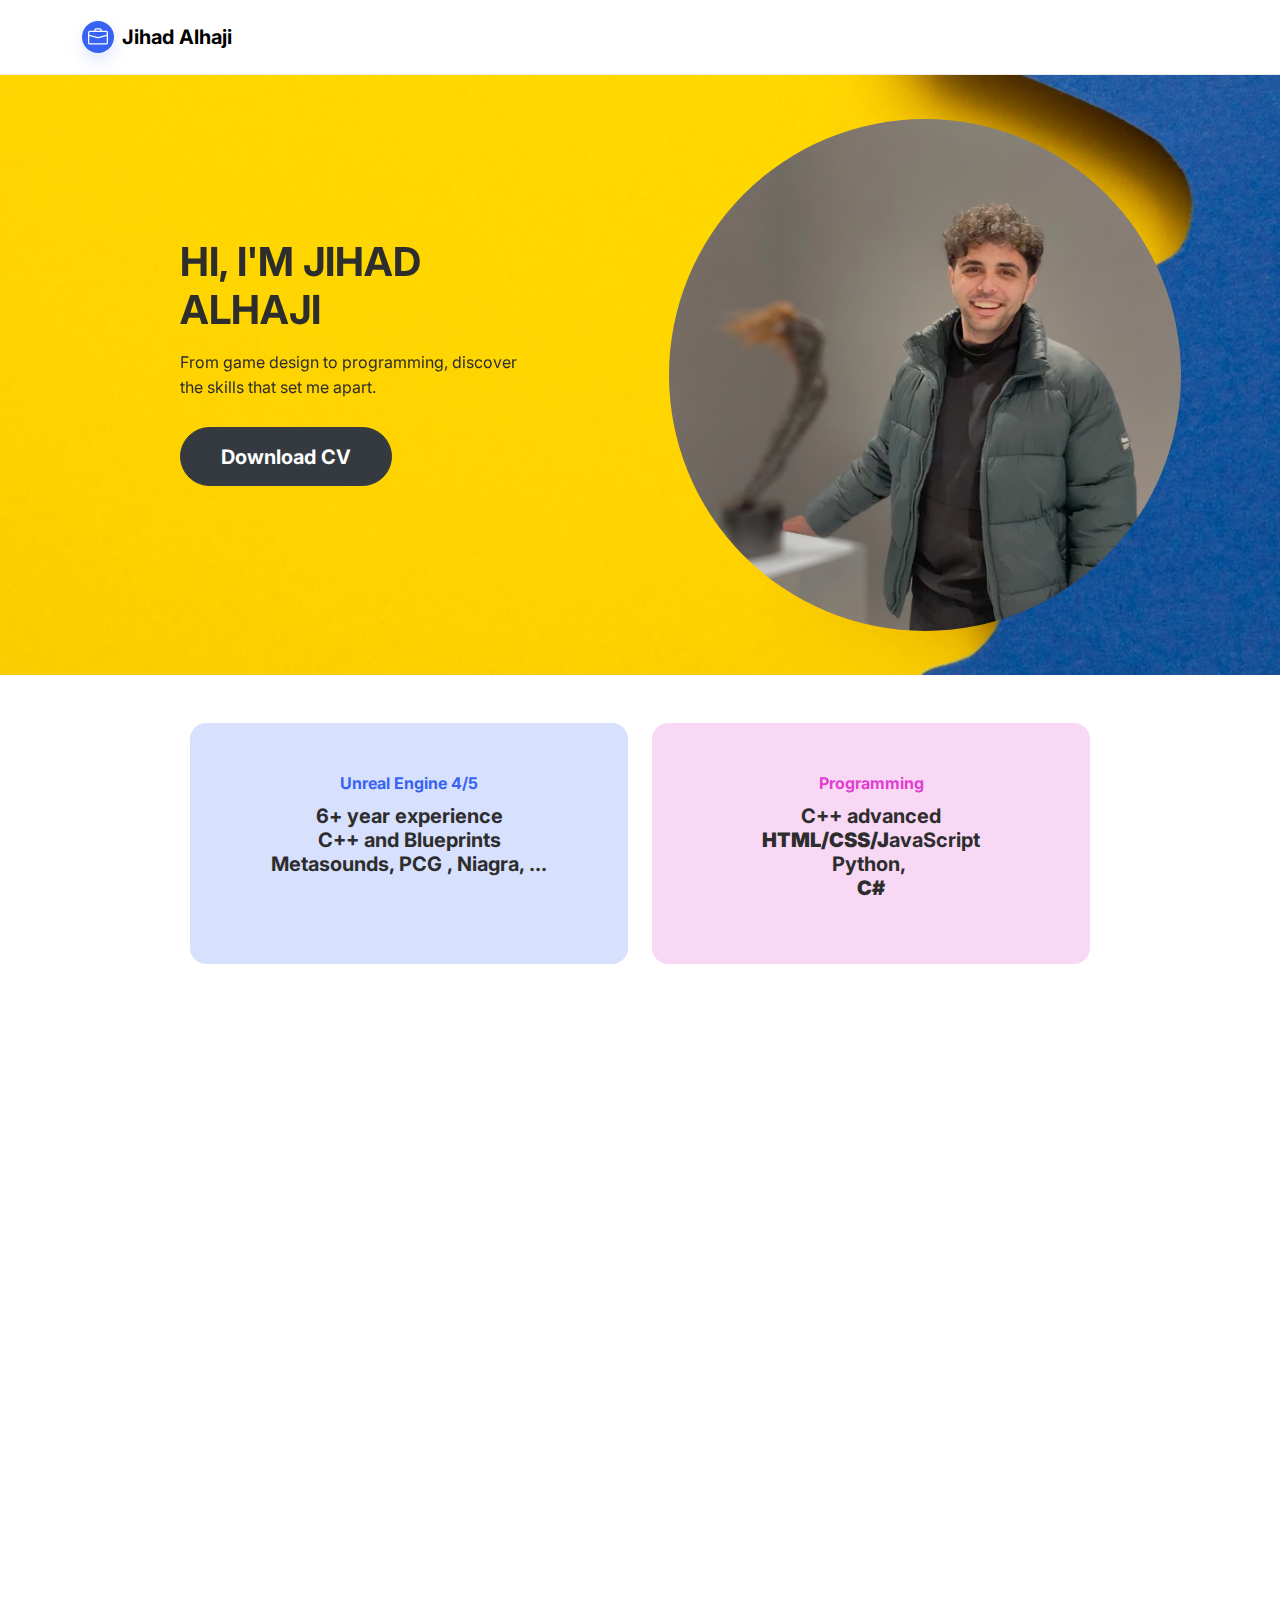
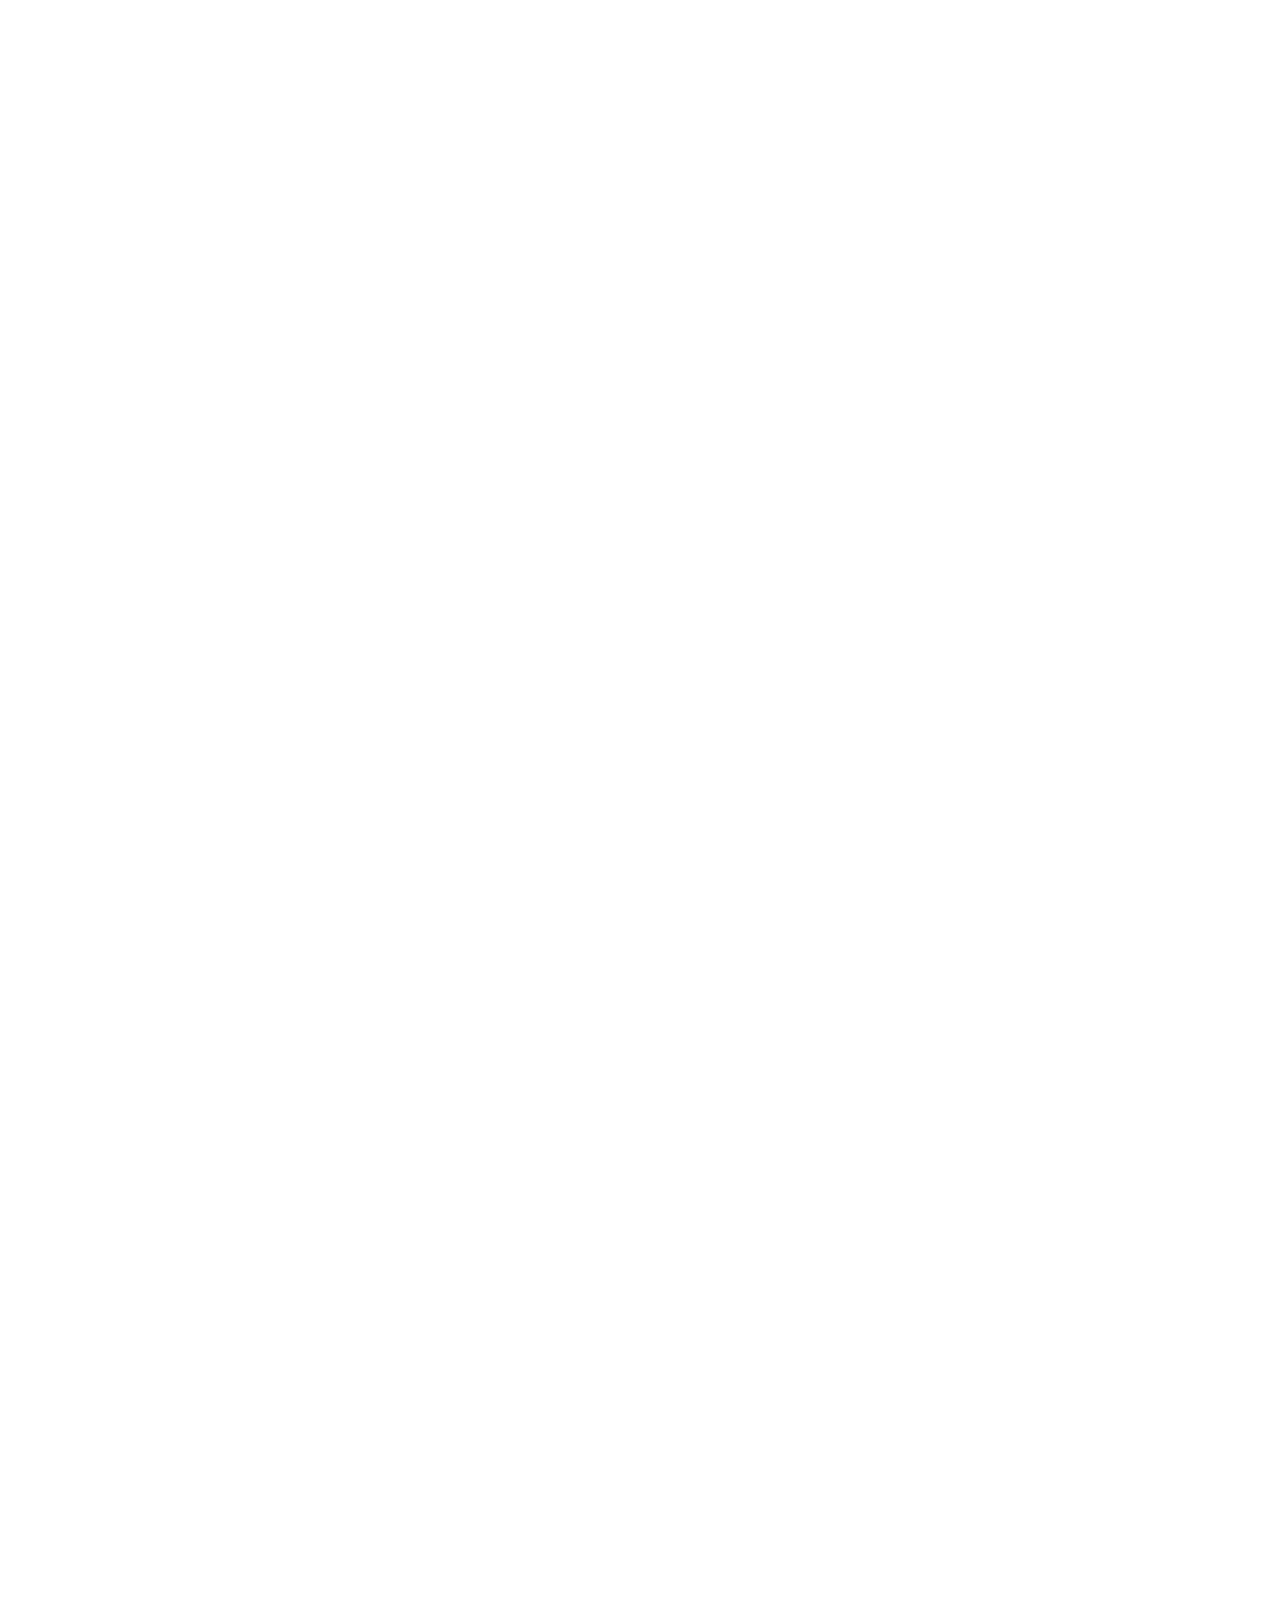
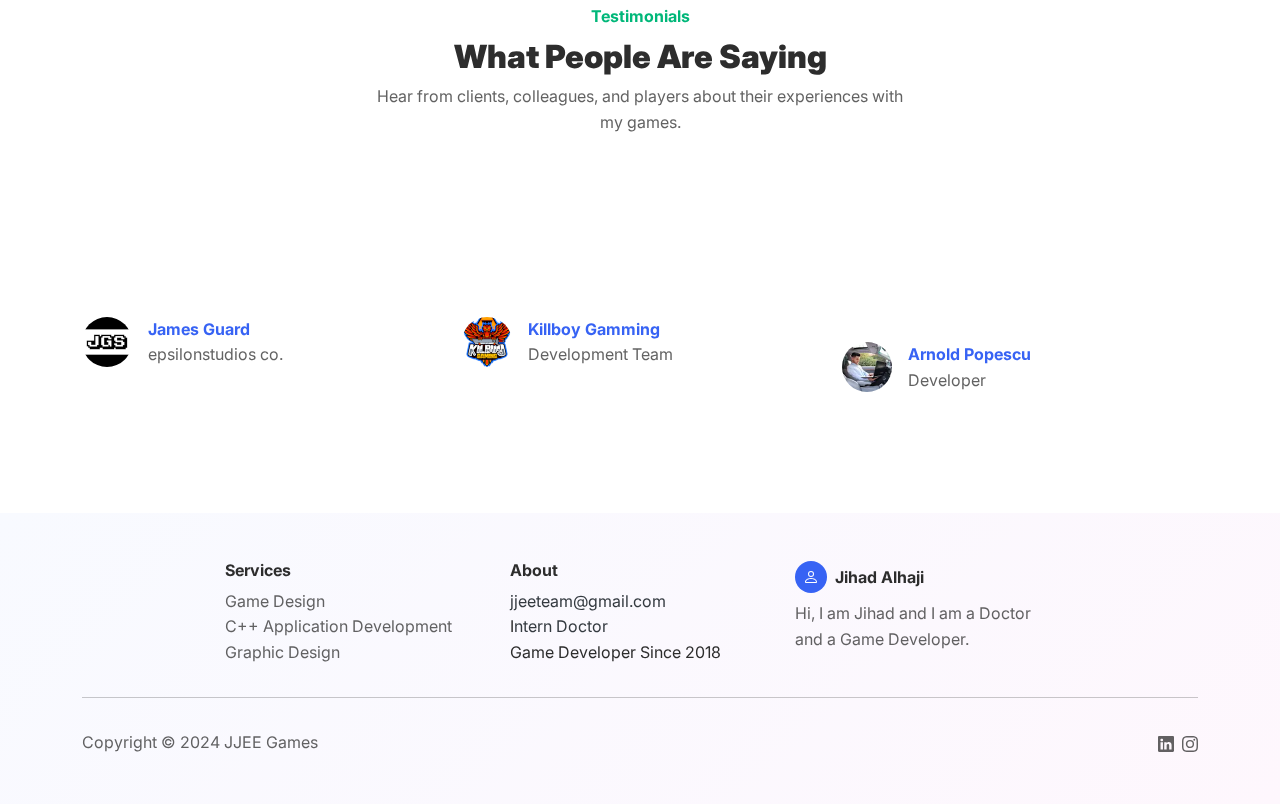
<file: portfolio.html>
<!DOCTYPE html><html data-bs-theme="light" lang="en"><head><meta charset="utf-8">
<!-- Google Tag Manager -->
    <script>(function(w,d,s,l,i){w[l]=w[l]||[];w[l].push({'gtm.start':
    new Date().getTime(),event:'gtm.js'});var f=d.getElementsByTagName(s)[0],
    j=d.createElement(s),dl=l!='dataLayer'?'&l='+l:'';j.async=true;j.src=
    'https://www.googletagmanager.com/gtm.js?id='+i+dl;f.parentNode.insertBefore(j,f);
    })(window,document,'script','dataLayer','GTM-58MHF8FG');</script>
    <!-- End Google Tag Manager --><meta name="viewport" content="width=device-width, initial-scale=1.0, shrink-to-fit=no"><title>Projects - JJEE Games</title><link rel="canonical" href="https://www.jjeegames.com/portfolio.html"><meta property="og:url" content="https://www.jjeegames.com/portfolio.html"><meta name="twitter:description" content="Explore game development excellence at JjeeGames – your prime source for expert insights, tutorials, and a vibrant community. Unleash your creativity in the world of game creation today!"><meta name="twitter:image" content="https://www.jjeegames.com/assets/img/brand/logo-512.png"><meta property="og:image" content="https://www.jjeegames.com/assets/img/brand/logo-512.png"><meta name="description" content="Explore game development excellence at JjeeGames – your prime source for expert insights, tutorials, and a vibrant community. Unleash your creativity in the world of game creation today!"><meta property="og:type" content="website"><meta name="twitter:card" content="summary"><meta name="twitter:title" content="JJEE Games"><link rel="icon" type="image/png" sizes="64x64" href="assets/img/brand/logo-64.png"><link rel="icon" type="image/png" sizes="64x64" href="assets/img/brand/logo-64.png"><link rel="icon" type="image/png" sizes="128x128" href="assets/img/brand/logo-128.png"><link rel="icon" type="image/png" sizes="128x128" href="assets/img/brand/logo-128.png"><link rel="icon" type="image/png" sizes="512x512" href="assets/img/brand/logo-512.png"><link rel="stylesheet" href="assets/bootstrap/css/bootstrap.min.css"><link rel="stylesheet" href="https://fonts.googleapis.com/css?family=Inter:300italic,400italic,600italic,700italic,800italic,400,300,600,700,800&amp;display=swap"><link rel="stylesheet" href="https://fonts.googleapis.com/css?family=Indie+Flower"><link rel="stylesheet" href="https://fonts.googleapis.com/css?family=Source+Sans+Pro:300,400,600,700,900"><link rel="stylesheet" href="assets/css/styles.min.css"><link rel="stylesheet" href="assets/css/aos.min.min.css"><meta name="google-site-verification" content="ms5HGjhSdryLa4Ut-KDCZ6PKvAohT9VPGDE0XB0uQKI" />
</head><body><nav class="navbar navbar-expand-md sticky-top navbar-shrink py-3 navbar-light" id="mainNav"><div class="container"><a class="navbar-brand d-flex align-items-center" href="/"><span class="bs-icon-sm bs-icon-circle bs-icon-primary shadow d-flex justify-content-center align-items-center me-2 bs-icon"><svg xmlns="http://www.w3.org/2000/svg" width="1em" height="1em" fill="currentColor" viewBox="0 0 16 16" class="bi bi-briefcase fs-5">
  <path d="M6.5 1A1.5 1.5 0 0 0 5 2.5V3H1.5A1.5 1.5 0 0 0 0 4.5v8A1.5 1.5 0 0 0 1.5 14h13a1.5 1.5 0 0 0 1.5-1.5v-8A1.5 1.5 0 0 0 14.5 3H11v-.5A1.5 1.5 0 0 0 9.5 1zm0 1h3a.5.5 0 0 1 .5.5V3H6v-.5a.5.5 0 0 1 .5-.5m1.886 6.914L15 7.151V12.5a.5.5 0 0 1-.5.5h-13a.5.5 0 0 1-.5-.5V7.15l6.614 1.764a1.5 1.5 0 0 0 .772 0M1.5 4h13a.5.5 0 0 1 .5.5v1.616L8.129 7.948a.5.5 0 0 1-.258 0L1 6.116V4.5a.5.5 0 0 1 .5-.5"></path>
</svg></span><span>Jihad Alhaji</span></a><button data-bs-toggle="collapse" class="navbar-toggler" data-bs-target="#navcol-1"><span class="visually-hidden">Toggle navigation</span><span class="navbar-toggler-icon"></span></button><div class="collapse navbar-collapse" id="navcol-1"><ul class="navbar-nav mx-auto"></ul></div></div></nav><section><div data-bss-parallax-bg="true" style="height: 600px;background-image: url(assets/img/portfolio/2149378246.jpg);background-position: center; background-size: cover;"><div class="container h-100"><div class="row h-100"><div class="col-md-6 text-center text-md-start d-flex d-sm-flex d-md-flex justify-content-center align-items-center justify-content-md-start align-items-md-center justify-content-xl-center"><div style="max-width: 350px;padding-bottom: 25px;"><h1 class="text-uppercase fw-bold" data-aos="fade-down">Hi, I'm Jihad Alhaji</h1><p data-aos="fade-right" class="my-3" style="padding-bottom: 10px;">From game design to programming, discover the skills that set me apart.</p><a class="btn btn-dark btn-lg me-2" role="button" data-aos="fade-right" href="https://www.jjeegames.com/assets/docs/Jihad-Alhaji-CV.pdf" download="">Download CV</a></div></div><div class="col-md-6 text-center text-md-start d-flex d-sm-flex d-md-flex justify-content-center align-items-center justify-content-md-start align-items-md-center justify-content-xl-center"><img class="rounded-circle" src="assets/img/team/team_jihad.jpg" width="512" height="512"></div></div></div></div></section><section><div class="container py-5"><div class="mx-auto" style="max-width: 900px;"><div class="row row-cols-1 row-cols-md-2 d-flex justify-content-center"><div class="col mb-4"><div class="card bg-primary-subtle" data-aos="zoom-in" data-aos-delay="100"><div class="card-body text-center px-4 py-5 px-md-5"><p class="fw-bold text-primary card-text mb-2">Unreal Engine 4/5</p><h5 class="fw-bold card-title mb-3">6+ year experience<br>C++ and Blueprints<br>Metasounds, PCG , Niagra, ...<br>&nbsp;</h5></div></div></div><div class="col mb-4"><div class="card bg-secondary-subtle" data-aos="zoom-in" data-aos-delay="200"><div class="card-body text-center px-4 py-5 px-md-5"><p class="fw-bold text-secondary card-text mb-2">Programming</p><h5 class="fw-bold card-title mb-3">C++ advanced<br><strong>HTML/CSS/J</strong>avaScript<br>Python,&nbsp;<br><strong>C#</strong></h5></div></div></div><div class="col mb-4"><div class="card bg-info-subtle" data-aos="zoom-in" data-aos-delay="50"><div class="card-body text-center px-4 py-5 px-md-5"><p class="fw-bold text-info card-text mb-2">Graphic Design</p><h5 class="fw-bold card-title mb-3">Blender<br>Adobe XD<br>Digital painting</h5></div></div></div></div></div></div></section><section class="py-5"><div class="container py-5"><div class="row mb-5" data-aos="fade-up"><div class="col-md-8 col-xl-6 text-center mx-auto"><h2 class="fw-bold">Explore My Portfolio</h2><p class="text-muted">Swipe through a selection of my top projects and see what I've been working on. Click for more details.</p></div></div><div class="row row-cols-1 row-cols-md-2 justify-content-center mx-auto" style="max-width: 1200px;"><div class="col mb-4" data-aos="zoom-out" data-aos-delay="100"><div><a href="portfolio-projects/port-migjourney.html"><img class="rounded img-fluid shadow w-100 fit-cover" src="assets/img/portfolio/slide_0.webp" style="height: 250px;"></a><div class="py-4"><span class="badge bg-primary mb-2">Game</span><span class="badge bg-primary mb-2"></span><h4 class="fw-bold">MigJourney: a Casual 2d stylized game</h4><p class="text-muted">this is my best work, a project developed solely by myself, from coding and game mechanics to UI and SFX and all other aspects of a game.&nbsp;</p></div></div></div><div class="col mb-4" data-aos="zoom-out" data-aos-delay="200"><div><a href="portfolio-projects/port-gwizz.html"><img class="rounded img-fluid shadow w-100 fit-cover" src="assets/img/portfolio/Screenshot%20(87).jpg" style="height: 250px;"></a><div class="py-4"><span class="badge bg-primary mb-2">Game</span><h4 class="fw-bold">GWizz Odessy: a simple game developed for a game jam</h4><p class="text-muted">developed in two days, focuses on its core mechanics and visual appeal.</p></div></div></div><div class="col mb-4" data-aos="zoom-out" data-aos-delay="200"><div><a href="portfolio-projects/port-elevator%20ai.html"><img class="rounded img-fluid shadow w-100 fit-cover" src="assets/img/portfolio/Screenshot%20(18).webp" style="height: 250px;"></a><div class="py-4"><span class="badge bg-primary mb-2">Client Project</span><h4 class="fw-bold">Advanced Elevator AI system</h4><p class="text-muted">developed ai&nbsp; agents that can find and utilize a complex elevator system</p></div></div></div><div class="col mb-4" data-aos="zoom-out" data-aos-delay="100"><div><a href="portfolio-projects/port-ubsync.html"><img class="rounded img-fluid shadow w-100 fit-cover" src="assets/img/portfolio/Fast.jpg" style="height: 250px;"></a><div class="py-4"><span class="badge bg-primary mb-2">Plug-in</span><h4 class="fw-bold">UBSync: a Blender to Unreal level design tool</h4><p class="text-muted">through inter-process communication, i was able to sync level design and animations from blender to unreal engine at run time.</p></div></div></div><div class="col mb-4" data-aos="zoom-out" data-aos-delay="100"><div><a href="portfolio-projects/port-modular%20board.html"><img class="rounded img-fluid shadow w-100 fit-cover" src="assets/img/portfolio/Screenshot%202024-08-30%20120614.jpg" style="height: 250px;"></a><div class="py-4"><span class="badge bg-primary mb-2">Client Project</span><h4 class="fw-bold">Modular board game actions</h4><p class="text-muted">developed a flexible system that enables us to add commands to each pawn type, display them on the ui and handle their rendering and game mechanics.</p></div></div></div></div></div></section><section id="testimonials" class="py-5 mt-5"><div class="container py-5"><div class="row mb-5"><div class="col-md-8 col-xl-6 text-center mx-auto"><p class="fw-bold text-success mb-2">Testimonials</p><h2 class="fw-bold"><strong>What People Are Saying</strong></h2><p class="text-muted">Hear from clients, colleagues, and players about their experiences with my games.</p></div></div><div class="row row-cols-1 row-cols-sm-2 row-cols-lg-3 d-sm-flex justify-content-sm-center"><div class="col mb-4"><div class="d-flex flex-column align-items-center align-items-sm-start"><p class="bg-light border rounded border-light p-4" data-aos="zoom-in-down" data-aos-duration="100">Wonderful work! Fast and good.<br><br></p><div class="d-flex"><img class="rounded-circle flex-shrink-0 me-3 fit-cover" width="50" height="50" src="assets/img/testimonials/img3.jpg"><div><p class="fw-bold text-primary mb-0">James Guard</p><p class="text-muted mb-0">epsilonstudios co.</p></div></div></div></div><div class="col mb-4"><div class="d-flex flex-column align-items-center align-items-sm-start"><p class="bg-light border rounded border-light p-4" data-aos="zoom-in-down">What I got was far from what I expected. It was a very well put together project.</p><div class="d-flex"><img class="rounded-circle flex-shrink-0 me-3 fit-cover" width="50" height="50" src="assets/img/testimonials/img2.jpg"><div><p class="fw-bold text-primary mb-0">Killboy Gamming</p><p class="text-muted mb-0">Development Team</p></div></div></div></div><div class="col mb-4"><div class="d-flex flex-column align-items-center align-items-sm-start"><p class="bg-light border rounded border-light p-4" data-aos="zoom-in-down" data-aos-duration="200">Speed of delivery and professionalism. I communicated very easily with them thanks</p><div class="d-flex"><img class="rounded-circle flex-shrink-0 me-3 fit-cover" width="50" height="50" src="assets/img/testimonials/img4.jpg"><div><p class="fw-bold text-primary mb-0">Arnold Popescu</p><p class="text-muted mb-0">Developer</p></div></div></div></div></div></div></section><footer class="bg-primary-gradient"><div class="container py-4 py-lg-5"><div class="row justify-content-center"><div class="col-sm-4 col-md-3 text-center text-lg-start d-flex flex-column"><h3 class="fs-6 fw-bold">Services</h3><ul class="list-unstyled"><li><a href="#">Game Design</a></li><li><a href="#">C++ Application Development</a></li><li><a href="#">Graphic Design</a></li></ul></div><div class="col-sm-4 col-md-3 text-center text-lg-start d-flex flex-column"><h3 class="fs-6 fw-bold">About</h3><ul class="list-unstyled"><li><a href="#"><span style="color: rgb(52, 58, 64);">jjeeteam@gmail.com</span></a></li><li>I<a href="#"><span style="color: rgb(52, 58, 64);">ntern Doctor</span></a></li><li>Game Developer Since 2018</li></ul></div><div class="col-lg-3 text-center text-lg-start d-flex flex-column align-items-center order-first align-items-lg-start order-lg-last"><div class="fw-bold d-flex align-items-center mb-2"><span class="bs-icon-sm bs-icon-circle bs-icon-primary d-flex justify-content-center align-items-center bs-icon me-2"><svg xmlns="http://www.w3.org/2000/svg" width="1em" height="1em" fill="currentColor" viewBox="0 0 16 16" class="bi bi-person">
  <path d="M8 8a3 3 0 1 0 0-6 3 3 0 0 0 0 6m2-3a2 2 0 1 1-4 0 2 2 0 0 1 4 0m4 8c0 1-1 1-1 1H3s-1 0-1-1 1-4 6-4 6 3 6 4m-1-.004c-.001-.246-.154-.986-.832-1.664C11.516 10.68 10.289 10 8 10c-2.29 0-3.516.68-4.168 1.332-.678.678-.83 1.418-.832 1.664z"></path>
</svg></span><span>Jihad Alhaji</span></div><p class="text-muted">Hi, I am Jihad and I am a Doctor and a Game Developer.</p></div></div><hr><div class="text-muted d-flex justify-content-between align-items-center pt-3"><p class="mb-0">Copyright © 2024 JJEE Games</p><ul class="list-inline mb-0"><li class="list-inline-item"><a href="https://www.linkedin.com/in/jihad-alhaji-gamedev/"><svg xmlns="http://www.w3.org/2000/svg" width="1em" height="1em" fill="currentColor" viewBox="0 0 16 16" class="bi bi-linkedin">
  <path d="M0 1.146C0 .513.526 0 1.175 0h13.65C15.474 0 16 .513 16 1.146v13.708c0 .633-.526 1.146-1.175 1.146H1.175C.526 16 0 15.487 0 14.854V1.146zm4.943 12.248V6.169H2.542v7.225h2.401m-1.2-8.212c.837 0 1.358-.554 1.358-1.248-.015-.709-.52-1.248-1.342-1.248-.822 0-1.359.54-1.359 1.248 0 .694.521 1.248 1.327 1.248h.016zm4.908 8.212V9.359c0-.216.016-.432.08-.586.173-.431.568-.878 1.232-.878.869 0 1.216.662 1.216 1.634v3.865h2.401V9.25c0-2.22-1.184-3.252-2.764-3.252-1.274 0-1.845.7-2.165 1.193v.025h-.016a5.54 5.54 0 0 1 .016-.025V6.169h-2.4c.03.678 0 7.225 0 7.225h2.4"></path>
</svg></a></li><li class="list-inline-item"><a href="https://www.instagram.com/jihad_alhaji/"><svg xmlns="http://www.w3.org/2000/svg" width="1em" height="1em" fill="currentColor" viewBox="0 0 16 16" class="bi bi-instagram">
  <path d="M8 0C5.829 0 5.556.01 4.703.048 3.85.088 3.269.222 2.76.42a3.917 3.917 0 0 0-1.417.923A3.927 3.927 0 0 0 .42 2.76C.222 3.268.087 3.85.048 4.7.01 5.555 0 5.827 0 8.001c0 2.172.01 2.444.048 3.297.04.852.174 1.433.372 1.942.205.526.478.972.923 1.417.444.445.89.719 1.416.923.51.198 1.09.333 1.942.372C5.555 15.99 5.827 16 8 16s2.444-.01 3.298-.048c.851-.04 1.434-.174 1.943-.372a3.916 3.916 0 0 0 1.416-.923c.445-.445.718-.891.923-1.417.197-.509.332-1.09.372-1.942C15.99 10.445 16 10.173 16 8s-.01-2.445-.048-3.299c-.04-.851-.175-1.433-.372-1.941a3.926 3.926 0 0 0-.923-1.417A3.911 3.911 0 0 0 13.24.42c-.51-.198-1.092-.333-1.943-.372C10.443.01 10.172 0 7.998 0h.003zm-.717 1.442h.718c2.136 0 2.389.007 3.232.046.78.035 1.204.166 1.486.275.373.145.64.319.92.599.28.28.453.546.598.92.11.281.24.705.275 1.485.039.843.047 1.096.047 3.231s-.008 2.389-.047 3.232c-.035.78-.166 1.203-.275 1.485a2.47 2.47 0 0 1-.599.919c-.28.28-.546.453-.92.598-.28.11-.704.24-1.485.276-.843.038-1.096.047-3.232.047s-2.39-.009-3.233-.047c-.78-.036-1.203-.166-1.485-.276a2.478 2.478 0 0 1-.92-.598 2.48 2.48 0 0 1-.6-.92c-.109-.281-.24-.705-.275-1.485-.038-.843-.046-1.096-.046-3.233 0-2.136.008-2.388.046-3.231.036-.78.166-1.204.276-1.486.145-.373.319-.64.599-.92.28-.28.546-.453.92-.598.282-.11.705-.24 1.485-.276.738-.034 1.024-.044 2.515-.045v.002zm4.988 1.328a.96.96 0 1 0 0 1.92.96.96 0 0 0 0-1.92zm-4.27 1.122a4.109 4.109 0 1 0 0 8.217 4.109 4.109 0 0 0 0-8.217zm0 1.441a2.667 2.667 0 1 1 0 5.334 2.667 2.667 0 0 1 0-5.334"></path>
</svg></a></li></ul></div></div></footer><script src="assets/bootstrap/js/bootstrap.min.js"></script><script src="assets/js/script.min.js"></script><script src="assets/js/aos.min.min.js"></script></body></html>
</file>
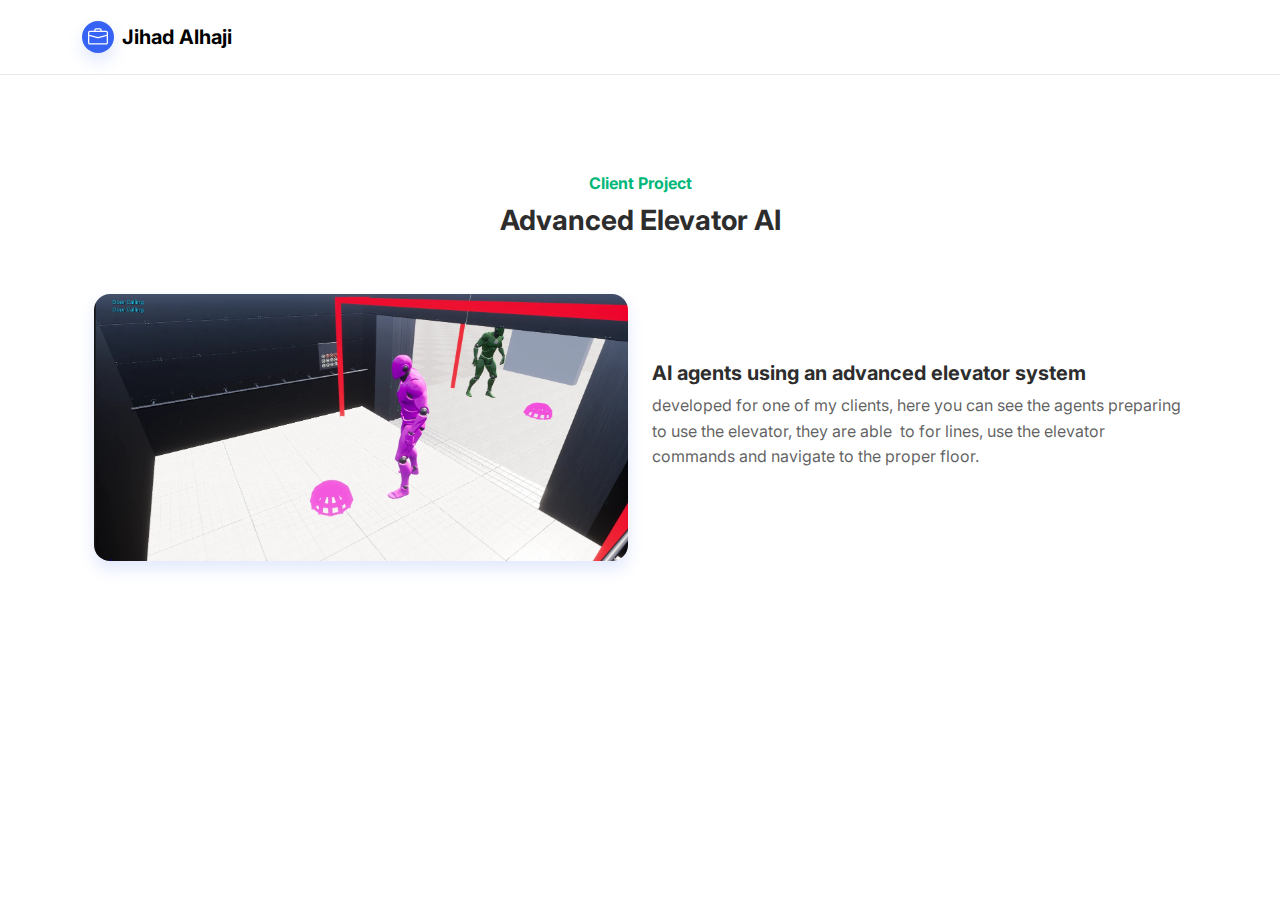
<file: portfolio-projects/port-elevator ai.html>
<!DOCTYPE html><html data-bs-theme="light" lang="en"><head><meta charset="utf-8">
<!-- Google Tag Manager -->
    <script>(function(w,d,s,l,i){w[l]=w[l]||[];w[l].push({'gtm.start':
    new Date().getTime(),event:'gtm.js'});var f=d.getElementsByTagName(s)[0],
    j=d.createElement(s),dl=l!='dataLayer'?'&l='+l:'';j.async=true;j.src=
    'https://www.googletagmanager.com/gtm.js?id='+i+dl;f.parentNode.insertBefore(j,f);
    })(window,document,'script','dataLayer','GTM-58MHF8FG');</script>
    <!-- End Google Tag Manager --><meta name="viewport" content="width=device-width, initial-scale=1.0, shrink-to-fit=no"><title>Product - JJEE Games</title><link rel="canonical" href="https://www.jjeegames.com/portfolio-projects/port-elevator ai.html"><meta property="og:url" content="https://www.jjeegames.com/portfolio-projects/port-elevator ai.html"><meta name="twitter:description" content="Explore game development excellence at JjeeGames – your prime source for expert insights, tutorials, and a vibrant community. Unleash your creativity in the world of game creation today!"><meta name="twitter:image" content="https://www.jjeegames.com/assets/img/brand/logo-512.png"><meta property="og:image" content="https://www.jjeegames.com/assets/img/brand/logo-512.png"><meta name="description" content="Explore game development excellence at JjeeGames – your prime source for expert insights, tutorials, and a vibrant community. Unleash your creativity in the world of game creation today!"><meta property="og:type" content="website"><meta name="twitter:card" content="summary"><meta name="twitter:title" content="JJEE Games"><link rel="icon" type="image/png" sizes="64x64" href="../assets/img/brand/logo-64.png"><link rel="icon" type="image/png" sizes="64x64" href="../assets/img/brand/logo-64.png"><link rel="icon" type="image/png" sizes="128x128" href="../assets/img/brand/logo-128.png"><link rel="icon" type="image/png" sizes="128x128" href="../assets/img/brand/logo-128.png"><link rel="icon" type="image/png" sizes="512x512" href="../assets/img/brand/logo-512.png"><link rel="stylesheet" href="../assets/bootstrap/css/bootstrap.min.css"><link rel="stylesheet" href="https://fonts.googleapis.com/css?family=Inter:300italic,400italic,600italic,700italic,800italic,400,300,600,700,800&amp;display=swap"><link rel="stylesheet" href="https://fonts.googleapis.com/css?family=Indie+Flower"><link rel="stylesheet" href="https://fonts.googleapis.com/css?family=Source+Sans+Pro:300,400,600,700,900"><link rel="stylesheet" href="../assets/css/styles.min.css"><meta name="google-site-verification" content="ms5HGjhSdryLa4Ut-KDCZ6PKvAohT9VPGDE0XB0uQKI" />
</head><body><nav class="navbar navbar-expand-md sticky-top navbar-shrink py-3 navbar-light" id="mainNav"><div class="container"><a class="navbar-brand d-flex align-items-center" href="../portfolio.html"><span class="bs-icon-sm bs-icon-circle bs-icon-primary shadow d-flex justify-content-center align-items-center me-2 bs-icon"><svg xmlns="http://www.w3.org/2000/svg" width="1em" height="1em" fill="currentColor" viewBox="0 0 16 16" class="bi bi-briefcase fs-5">
  <path d="M6.5 1A1.5 1.5 0 0 0 5 2.5V3H1.5A1.5 1.5 0 0 0 0 4.5v8A1.5 1.5 0 0 0 1.5 14h13a1.5 1.5 0 0 0 1.5-1.5v-8A1.5 1.5 0 0 0 14.5 3H11v-.5A1.5 1.5 0 0 0 9.5 1zm0 1h3a.5.5 0 0 1 .5.5V3H6v-.5a.5.5 0 0 1 .5-.5m1.886 6.914L15 7.151V12.5a.5.5 0 0 1-.5.5h-13a.5.5 0 0 1-.5-.5V7.15l6.614 1.764a1.5 1.5 0 0 0 .772 0M1.5 4h13a.5.5 0 0 1 .5.5v1.616L8.129 7.948a.5.5 0 0 1-.258 0L1 6.116V4.5a.5.5 0 0 1 .5-.5"></path>
</svg></span><span>Jihad Alhaji</span></a><button data-bs-toggle="collapse" class="navbar-toggler" data-bs-target="#navcol-1"><span class="visually-hidden">Toggle navigation</span><span class="navbar-toggler-icon"></span></button><div class="collapse navbar-collapse" id="navcol-1"><ul class="navbar-nav mx-auto"></ul></div></div></nav><section class="py-5"><div class="container py-4 py-xl-5"><div class="row mb-4 mb-lg-5"><div class="col-md-8 col-xl-6 text-center mx-auto"><p class="fw-bold text-success mb-2">Client Project</p><h3 class="fw-bold">Advanced Elevator AI</h3></div></div><div class="row row-cols-1 row-cols-md-2 mx-auto" style="max-width: 1200px;"><div class="col mb-5"><img class="rounded img-fluid shadow" src="../assets/img/portfolio/Screenshot%20(18).webp"></div><div class="col d-md-flex align-items-md-end align-items-lg-center mb-5"><div><h5 class="fw-bold">AI agents using an advanced elevator system</h5><p class="text-muted mb-4">developed for one of my clients, here you can see the agents preparing to use the elevator, they are able&nbsp; to for lines, use the elevator commands and navigate to the proper floor.</p></div></div></div></div></section><script src="../assets/bootstrap/js/bootstrap.min.js"></script><script src="../assets/js/script.min.js"></script></body></html>
</file>
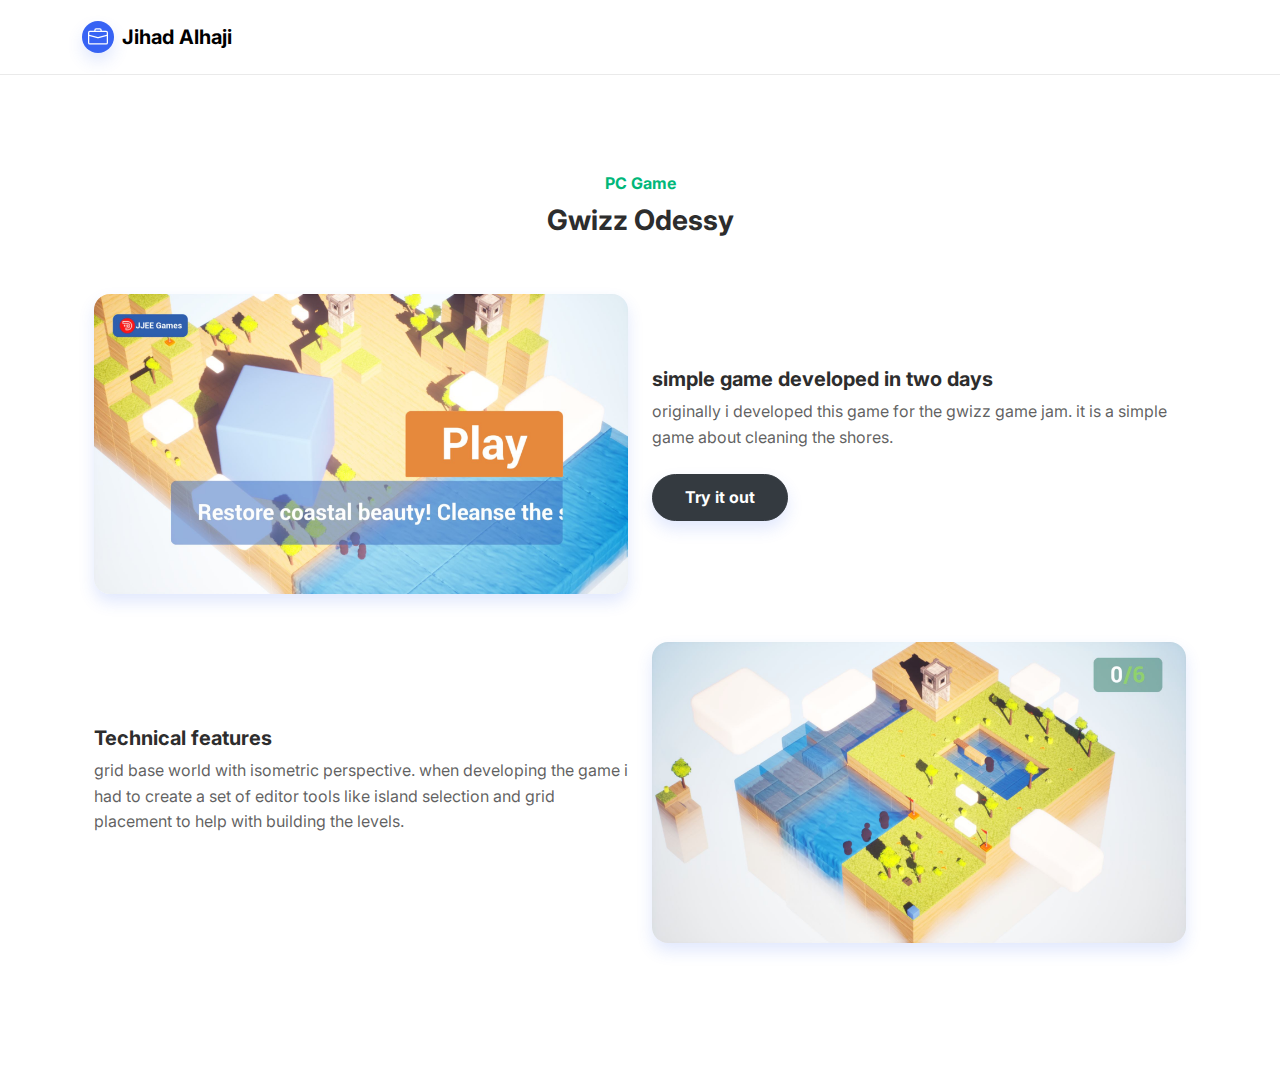
<file: portfolio-projects/port-gwizz.html>
<!DOCTYPE html><html data-bs-theme="light" lang="en"><head><meta charset="utf-8">
<!-- Google Tag Manager -->
    <script>(function(w,d,s,l,i){w[l]=w[l]||[];w[l].push({'gtm.start':
    new Date().getTime(),event:'gtm.js'});var f=d.getElementsByTagName(s)[0],
    j=d.createElement(s),dl=l!='dataLayer'?'&l='+l:'';j.async=true;j.src=
    'https://www.googletagmanager.com/gtm.js?id='+i+dl;f.parentNode.insertBefore(j,f);
    })(window,document,'script','dataLayer','GTM-58MHF8FG');</script>
    <!-- End Google Tag Manager --><meta name="viewport" content="width=device-width, initial-scale=1.0, shrink-to-fit=no"><title>Product - JJEE Games</title><link rel="canonical" href="https://www.jjeegames.com/portfolio-projects/port-gwizz.html"><meta property="og:url" content="https://www.jjeegames.com/portfolio-projects/port-gwizz.html"><meta name="twitter:description" content="Explore game development excellence at JjeeGames – your prime source for expert insights, tutorials, and a vibrant community. Unleash your creativity in the world of game creation today!"><meta name="twitter:image" content="https://www.jjeegames.com/assets/img/brand/logo-512.png"><meta property="og:image" content="https://www.jjeegames.com/assets/img/brand/logo-512.png"><meta name="description" content="Explore game development excellence at JjeeGames – your prime source for expert insights, tutorials, and a vibrant community. Unleash your creativity in the world of game creation today!"><meta property="og:type" content="website"><meta name="twitter:card" content="summary"><meta name="twitter:title" content="JJEE Games"><link rel="icon" type="image/png" sizes="64x64" href="../assets/img/brand/logo-64.png"><link rel="icon" type="image/png" sizes="64x64" href="../assets/img/brand/logo-64.png"><link rel="icon" type="image/png" sizes="128x128" href="../assets/img/brand/logo-128.png"><link rel="icon" type="image/png" sizes="128x128" href="../assets/img/brand/logo-128.png"><link rel="icon" type="image/png" sizes="512x512" href="../assets/img/brand/logo-512.png"><link rel="stylesheet" href="../assets/bootstrap/css/bootstrap.min.css"><link rel="stylesheet" href="https://fonts.googleapis.com/css?family=Inter:300italic,400italic,600italic,700italic,800italic,400,300,600,700,800&amp;display=swap"><link rel="stylesheet" href="https://fonts.googleapis.com/css?family=Indie+Flower"><link rel="stylesheet" href="https://fonts.googleapis.com/css?family=Source+Sans+Pro:300,400,600,700,900"><link rel="stylesheet" href="../assets/css/styles.min.css"><meta name="google-site-verification" content="ms5HGjhSdryLa4Ut-KDCZ6PKvAohT9VPGDE0XB0uQKI" />
</head><body><nav class="navbar navbar-expand-md sticky-top navbar-shrink py-3 navbar-light" id="mainNav"><div class="container"><a class="navbar-brand d-flex align-items-center" href="../portfolio.html"><span class="bs-icon-sm bs-icon-circle bs-icon-primary shadow d-flex justify-content-center align-items-center me-2 bs-icon"><svg xmlns="http://www.w3.org/2000/svg" width="1em" height="1em" fill="currentColor" viewBox="0 0 16 16" class="bi bi-briefcase fs-5">
  <path d="M6.5 1A1.5 1.5 0 0 0 5 2.5V3H1.5A1.5 1.5 0 0 0 0 4.5v8A1.5 1.5 0 0 0 1.5 14h13a1.5 1.5 0 0 0 1.5-1.5v-8A1.5 1.5 0 0 0 14.5 3H11v-.5A1.5 1.5 0 0 0 9.5 1zm0 1h3a.5.5 0 0 1 .5.5V3H6v-.5a.5.5 0 0 1 .5-.5m1.886 6.914L15 7.151V12.5a.5.5 0 0 1-.5.5h-13a.5.5 0 0 1-.5-.5V7.15l6.614 1.764a1.5 1.5 0 0 0 .772 0M1.5 4h13a.5.5 0 0 1 .5.5v1.616L8.129 7.948a.5.5 0 0 1-.258 0L1 6.116V4.5a.5.5 0 0 1 .5-.5"></path>
</svg></span><span>Jihad Alhaji</span></a><button data-bs-toggle="collapse" class="navbar-toggler" data-bs-target="#navcol-1"><span class="visually-hidden">Toggle navigation</span><span class="navbar-toggler-icon"></span></button><div class="collapse navbar-collapse" id="navcol-1"><ul class="navbar-nav mx-auto"></ul></div></div></nav><section class="py-5"><div class="container py-4 py-xl-5"><div class="row mb-4 mb-lg-5"><div class="col-md-8 col-xl-6 text-center mx-auto"><p class="fw-bold text-success mb-2">PC Game</p><h3 class="fw-bold">Gwizz Odessy</h3></div></div><div class="row row-cols-1 row-cols-md-2 mx-auto" style="max-width: 1200px;"><div class="col mb-5"><img class="rounded img-fluid shadow" src="../assets/img/portfolio/Screenshot%20(86).jpg"></div><div class="col d-md-flex align-items-md-end align-items-lg-center mb-5"><div><h5 class="fw-bold">simple game developed in two days</h5><p class="text-muted mb-4">originally i developed this game for the gwizz game jam. it is a simple game about cleaning the shores.</p><a class="btn btn-dark shadow" role="button" href="https://jjee-team.itch.io/gwizz-odessy" target="_blank" rel="external">Try it out</a></div></div></div><div class="row row-cols-1 row-cols-md-2 mx-auto" style="max-width: 1200px;"><div class="col order-md-last mb-5"><img class="rounded img-fluid shadow" src="../assets/img/portfolio/Screenshot%20(87).jpg"></div><div class="col d-md-flex align-items-md-end align-items-lg-center mb-5"><div><h5 class="fw-bold">Technical features</h5><p class="text-muted mb-4">grid base world with isometric perspective. when developing the game i had to create a set of editor tools like island selection and grid placement to help with building the levels.</p></div></div></div></div></section><script src="../assets/bootstrap/js/bootstrap.min.js"></script><script src="../assets/js/script.min.js"></script></body></html>
</file>
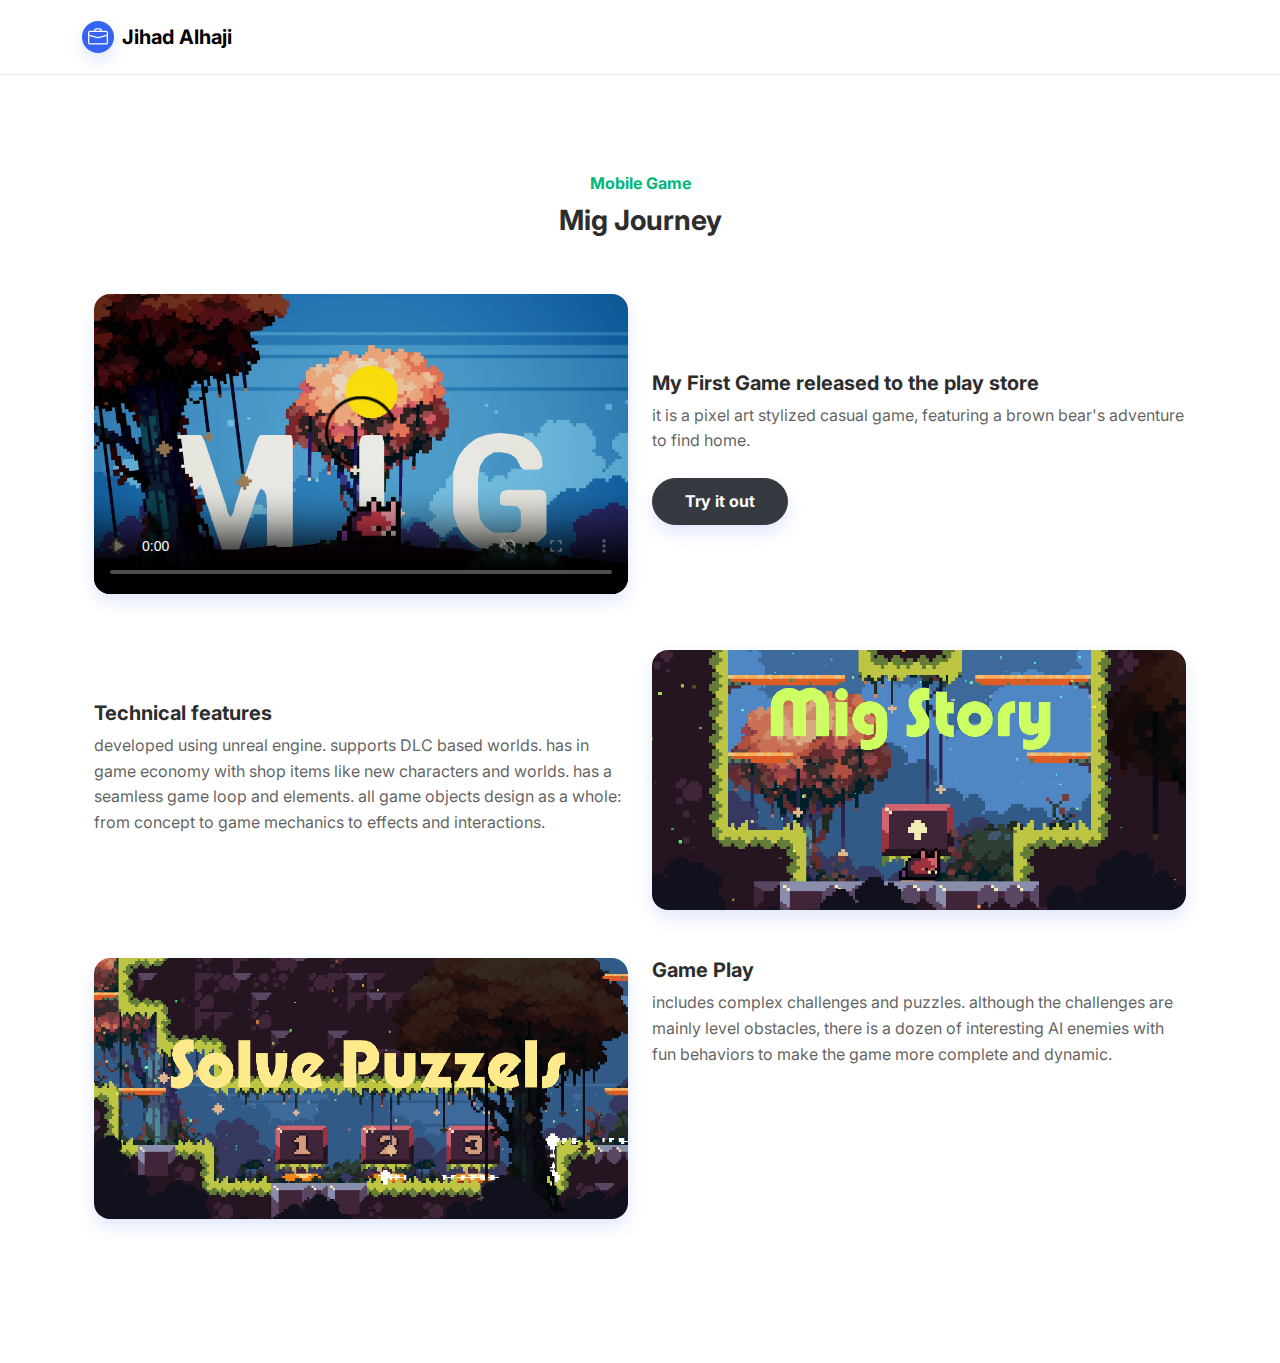
<file: portfolio-projects/port-migjourney.html>
<!DOCTYPE html><html data-bs-theme="light" lang="en"><head><meta charset="utf-8">
<!-- Google Tag Manager -->
    <script>(function(w,d,s,l,i){w[l]=w[l]||[];w[l].push({'gtm.start':
    new Date().getTime(),event:'gtm.js'});var f=d.getElementsByTagName(s)[0],
    j=d.createElement(s),dl=l!='dataLayer'?'&l='+l:'';j.async=true;j.src=
    'https://www.googletagmanager.com/gtm.js?id='+i+dl;f.parentNode.insertBefore(j,f);
    })(window,document,'script','dataLayer','GTM-58MHF8FG');</script>
    <!-- End Google Tag Manager --><meta name="viewport" content="width=device-width, initial-scale=1.0, shrink-to-fit=no"><title>Product - JJEE Games</title><link rel="canonical" href="https://www.jjeegames.com/portfolio-projects/port-migjourney.html"><meta property="og:url" content="https://www.jjeegames.com/portfolio-projects/port-migjourney.html"><meta name="twitter:description" content="Explore game development excellence at JjeeGames – your prime source for expert insights, tutorials, and a vibrant community. Unleash your creativity in the world of game creation today!"><meta name="twitter:image" content="https://www.jjeegames.com/assets/img/brand/logo-512.png"><meta property="og:image" content="https://www.jjeegames.com/assets/img/brand/logo-512.png"><meta name="description" content="Explore game development excellence at JjeeGames – your prime source for expert insights, tutorials, and a vibrant community. Unleash your creativity in the world of game creation today!"><meta property="og:type" content="website"><meta name="twitter:card" content="summary"><meta name="twitter:title" content="JJEE Games"><link rel="icon" type="image/png" sizes="64x64" href="../assets/img/brand/logo-64.png"><link rel="icon" type="image/png" sizes="64x64" href="../assets/img/brand/logo-64.png"><link rel="icon" type="image/png" sizes="128x128" href="../assets/img/brand/logo-128.png"><link rel="icon" type="image/png" sizes="128x128" href="../assets/img/brand/logo-128.png"><link rel="icon" type="image/png" sizes="512x512" href="../assets/img/brand/logo-512.png"><link rel="stylesheet" href="../assets/bootstrap/css/bootstrap.min.css"><link rel="stylesheet" href="https://fonts.googleapis.com/css?family=Inter:300italic,400italic,600italic,700italic,800italic,400,300,600,700,800&amp;display=swap"><link rel="stylesheet" href="https://fonts.googleapis.com/css?family=Indie+Flower"><link rel="stylesheet" href="https://fonts.googleapis.com/css?family=Source+Sans+Pro:300,400,600,700,900"><link rel="stylesheet" href="../assets/css/styles.min.css"><meta name="google-site-verification" content="ms5HGjhSdryLa4Ut-KDCZ6PKvAohT9VPGDE0XB0uQKI" />
</head><body><nav class="navbar navbar-expand-md sticky-top navbar-shrink py-3 navbar-light" id="mainNav"><div class="container"><a class="navbar-brand d-flex align-items-center" href="../portfolio.html"><span class="bs-icon-sm bs-icon-circle bs-icon-primary shadow d-flex justify-content-center align-items-center me-2 bs-icon"><svg xmlns="http://www.w3.org/2000/svg" width="1em" height="1em" fill="currentColor" viewBox="0 0 16 16" class="bi bi-briefcase fs-5">
  <path d="M6.5 1A1.5 1.5 0 0 0 5 2.5V3H1.5A1.5 1.5 0 0 0 0 4.5v8A1.5 1.5 0 0 0 1.5 14h13a1.5 1.5 0 0 0 1.5-1.5v-8A1.5 1.5 0 0 0 14.5 3H11v-.5A1.5 1.5 0 0 0 9.5 1zm0 1h3a.5.5 0 0 1 .5.5V3H6v-.5a.5.5 0 0 1 .5-.5m1.886 6.914L15 7.151V12.5a.5.5 0 0 1-.5.5h-13a.5.5 0 0 1-.5-.5V7.15l6.614 1.764a1.5 1.5 0 0 0 .772 0M1.5 4h13a.5.5 0 0 1 .5.5v1.616L8.129 7.948a.5.5 0 0 1-.258 0L1 6.116V4.5a.5.5 0 0 1 .5-.5"></path>
</svg></span><span>Jihad Alhaji</span></a><button data-bs-toggle="collapse" class="navbar-toggler" data-bs-target="#navcol-1"><span class="visually-hidden">Toggle navigation</span><span class="navbar-toggler-icon"></span></button><div class="collapse navbar-collapse" id="navcol-1"><ul class="navbar-nav mx-auto"></ul></div></div></nav><section class="py-5"><div class="container py-4 py-xl-5"><div class="row mb-4 mb-lg-5"><div class="col-md-8 col-xl-6 text-center mx-auto"><p class="fw-bold text-success mb-2">Mobile Game</p><h3 class="fw-bold">Mig Journey</h3></div></div><div class="row row-cols-1 row-cols-md-2 mx-auto" style="max-width: 1200px;"><div class="col mb-5"><video class="rounded shadow img-fluid" width="560" height="315" controls="" muted="" loop="" autoplay="" poster="../assets/img/portfolio/slide_0.webp"><source src="https://www.jjeegames.com/assets/vids/mig_demo.mp4" type="video/mp4"></video></div><div class="col d-md-flex align-items-md-end align-items-lg-center mb-5"><div><h5 class="fw-bold">My First Game released to the play store</h5><p class="text-muted mb-4">it is a pixel art stylized casual game, featuring a brown bear's adventure to find home.&nbsp;</p><a class="btn btn-dark shadow" role="button" href="https://play.google.com/store/apps/details?id=com.YourCompany.MigJourney" target="_blank" rel="external">Try it out</a></div></div></div><div class="row row-cols-1 row-cols-md-2 mx-auto" style="max-width: 1200px;"><div class="col order-md-last mb-5"><img class="rounded img-fluid shadow" src="../assets/img/portfolio/Featuresx1024_1.png"></div><div class="col d-md-flex align-items-md-end align-items-lg-center mb-5"><div><h5 class="fw-bold">Technical features</h5><p class="text-muted mb-4">developed using unreal engine. supports DLC based worlds. has in game economy with shop items like new characters and worlds. has a seamless game loop and elements. all game objects design as a whole: from concept to game mechanics to effects and interactions.</p></div></div></div><div class="row row-cols-1 row-cols-md-2 mx-auto" style="max-width: 1200px;"><div class="col offset-lg-0 d-md-flex align-items-md-end align-items-lg-center mb-5"><img class="rounded img-fluid shadow" src="../assets/img/portfolio/Featuresx1024_3.png"></div><div class="col offset-lg-0 order-md-last mb-5"><div><h5 class="fw-bold">Game Play</h5><p class="text-muted mb-4">includes complex challenges and puzzles. although the challenges are mainly level obstacles, there is a dozen of interesting AI enemies with fun behaviors to make the game more complete and dynamic.</p></div></div></div></div></section><script src="../assets/bootstrap/js/bootstrap.min.js"></script><script src="../assets/js/script.min.js"></script></body></html>
</file>
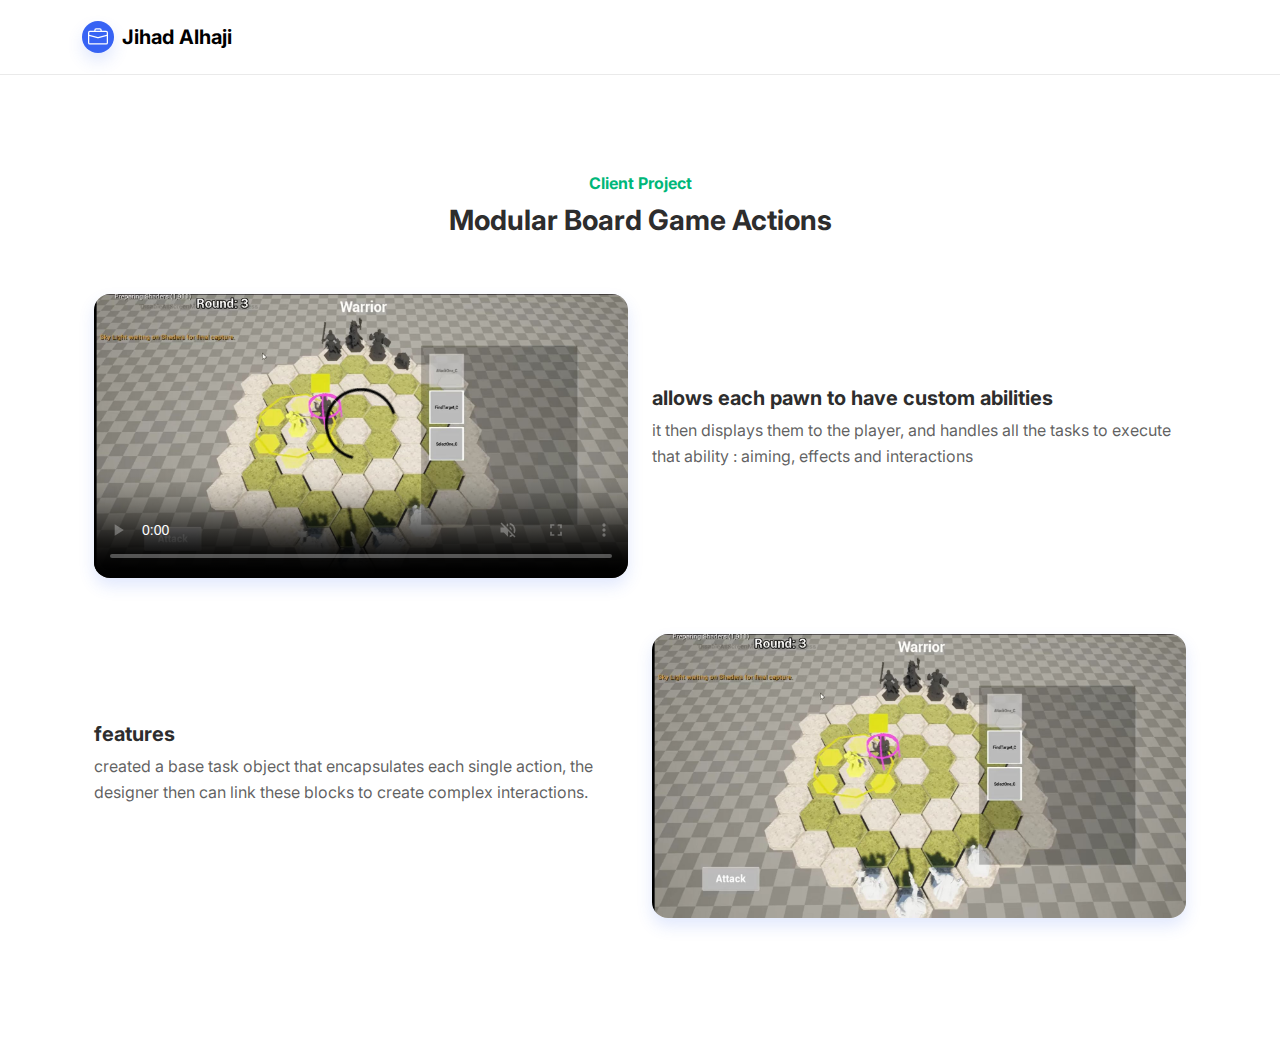
<file: portfolio-projects/port-modular board.html>
<!DOCTYPE html><html data-bs-theme="light" lang="en"><head><meta charset="utf-8">
<!-- Google Tag Manager -->
    <script>(function(w,d,s,l,i){w[l]=w[l]||[];w[l].push({'gtm.start':
    new Date().getTime(),event:'gtm.js'});var f=d.getElementsByTagName(s)[0],
    j=d.createElement(s),dl=l!='dataLayer'?'&l='+l:'';j.async=true;j.src=
    'https://www.googletagmanager.com/gtm.js?id='+i+dl;f.parentNode.insertBefore(j,f);
    })(window,document,'script','dataLayer','GTM-58MHF8FG');</script>
    <!-- End Google Tag Manager --><meta name="viewport" content="width=device-width, initial-scale=1.0, shrink-to-fit=no"><title>Product - JJEE Games</title><link rel="canonical" href="https://www.jjeegames.com/portfolio-projects/port-modular board.html"><meta property="og:url" content="https://www.jjeegames.com/portfolio-projects/port-modular board.html"><meta name="twitter:description" content="Explore game development excellence at JjeeGames – your prime source for expert insights, tutorials, and a vibrant community. Unleash your creativity in the world of game creation today!"><meta name="twitter:image" content="https://www.jjeegames.com/assets/img/brand/logo-512.png"><meta property="og:image" content="https://www.jjeegames.com/assets/img/brand/logo-512.png"><meta name="description" content="Explore game development excellence at JjeeGames – your prime source for expert insights, tutorials, and a vibrant community. Unleash your creativity in the world of game creation today!"><meta property="og:type" content="website"><meta name="twitter:card" content="summary"><meta name="twitter:title" content="JJEE Games"><link rel="icon" type="image/png" sizes="64x64" href="../assets/img/brand/logo-64.png"><link rel="icon" type="image/png" sizes="64x64" href="../assets/img/brand/logo-64.png"><link rel="icon" type="image/png" sizes="128x128" href="../assets/img/brand/logo-128.png"><link rel="icon" type="image/png" sizes="128x128" href="../assets/img/brand/logo-128.png"><link rel="icon" type="image/png" sizes="512x512" href="../assets/img/brand/logo-512.png"><link rel="stylesheet" href="../assets/bootstrap/css/bootstrap.min.css"><link rel="stylesheet" href="https://fonts.googleapis.com/css?family=Inter:300italic,400italic,600italic,700italic,800italic,400,300,600,700,800&amp;display=swap"><link rel="stylesheet" href="https://fonts.googleapis.com/css?family=Indie+Flower"><link rel="stylesheet" href="https://fonts.googleapis.com/css?family=Source+Sans+Pro:300,400,600,700,900"><link rel="stylesheet" href="../assets/css/styles.min.css"><meta name="google-site-verification" content="ms5HGjhSdryLa4Ut-KDCZ6PKvAohT9VPGDE0XB0uQKI" />
</head><body><nav class="navbar navbar-expand-md sticky-top navbar-shrink py-3 navbar-light" id="mainNav"><div class="container"><a class="navbar-brand d-flex align-items-center" href="../portfolio.html"><span class="bs-icon-sm bs-icon-circle bs-icon-primary shadow d-flex justify-content-center align-items-center me-2 bs-icon"><svg xmlns="http://www.w3.org/2000/svg" width="1em" height="1em" fill="currentColor" viewBox="0 0 16 16" class="bi bi-briefcase fs-5">
  <path d="M6.5 1A1.5 1.5 0 0 0 5 2.5V3H1.5A1.5 1.5 0 0 0 0 4.5v8A1.5 1.5 0 0 0 1.5 14h13a1.5 1.5 0 0 0 1.5-1.5v-8A1.5 1.5 0 0 0 14.5 3H11v-.5A1.5 1.5 0 0 0 9.5 1zm0 1h3a.5.5 0 0 1 .5.5V3H6v-.5a.5.5 0 0 1 .5-.5m1.886 6.914L15 7.151V12.5a.5.5 0 0 1-.5.5h-13a.5.5 0 0 1-.5-.5V7.15l6.614 1.764a1.5 1.5 0 0 0 .772 0M1.5 4h13a.5.5 0 0 1 .5.5v1.616L8.129 7.948a.5.5 0 0 1-.258 0L1 6.116V4.5a.5.5 0 0 1 .5-.5"></path>
</svg></span><span>Jihad Alhaji</span></a><button data-bs-toggle="collapse" class="navbar-toggler" data-bs-target="#navcol-1"><span class="visually-hidden">Toggle navigation</span><span class="navbar-toggler-icon"></span></button><div class="collapse navbar-collapse" id="navcol-1"><ul class="navbar-nav mx-auto"></ul></div></div></nav><section class="py-5"><div class="container py-4 py-xl-5"><div class="row mb-4 mb-lg-5"><div class="col-md-8 col-xl-6 text-center mx-auto"><p class="fw-bold text-success mb-2">Client Project</p><h3 class="fw-bold">Modular Board Game Actions</h3></div></div><div class="row row-cols-1 row-cols-md-2 mx-auto" style="max-width: 1200px;"><div class="col mb-5"><video class="rounded shadow img-fluid" width="560" height="315" controls="" muted="" loop="" autoplay="" poster="../assets/img/portfolio/Screenshot%202024-08-30%20120614.jpg"><source src="https://www.jjeegames.com/assets/vids/modularactions.mp4" type="video/mp4"></video></div><div class="col d-md-flex align-items-md-end align-items-lg-center mb-5"><div><h5 class="fw-bold">allows each pawn to have custom abilities</h5><p class="text-muted mb-4">it then displays them to the player, and handles all the tasks to execute that ability : aiming, effects and interactions</p></div></div></div><div class="row row-cols-1 row-cols-md-2 mx-auto" style="max-width: 1200px;"><div class="col order-md-last mb-5"><img class="rounded img-fluid shadow" src="../assets/img/portfolio/Screenshot%202024-08-30%20120614.jpg"></div><div class="col d-md-flex align-items-md-end align-items-lg-center mb-5"><div><h5 class="fw-bold">features</h5><p class="text-muted mb-4">created a base task object that encapsulates each single action, the designer then can link these blocks to create complex interactions.</p></div></div></div></div></section><script src="../assets/bootstrap/js/bootstrap.min.js"></script><script src="../assets/js/script.min.js"></script></body></html>
</file>
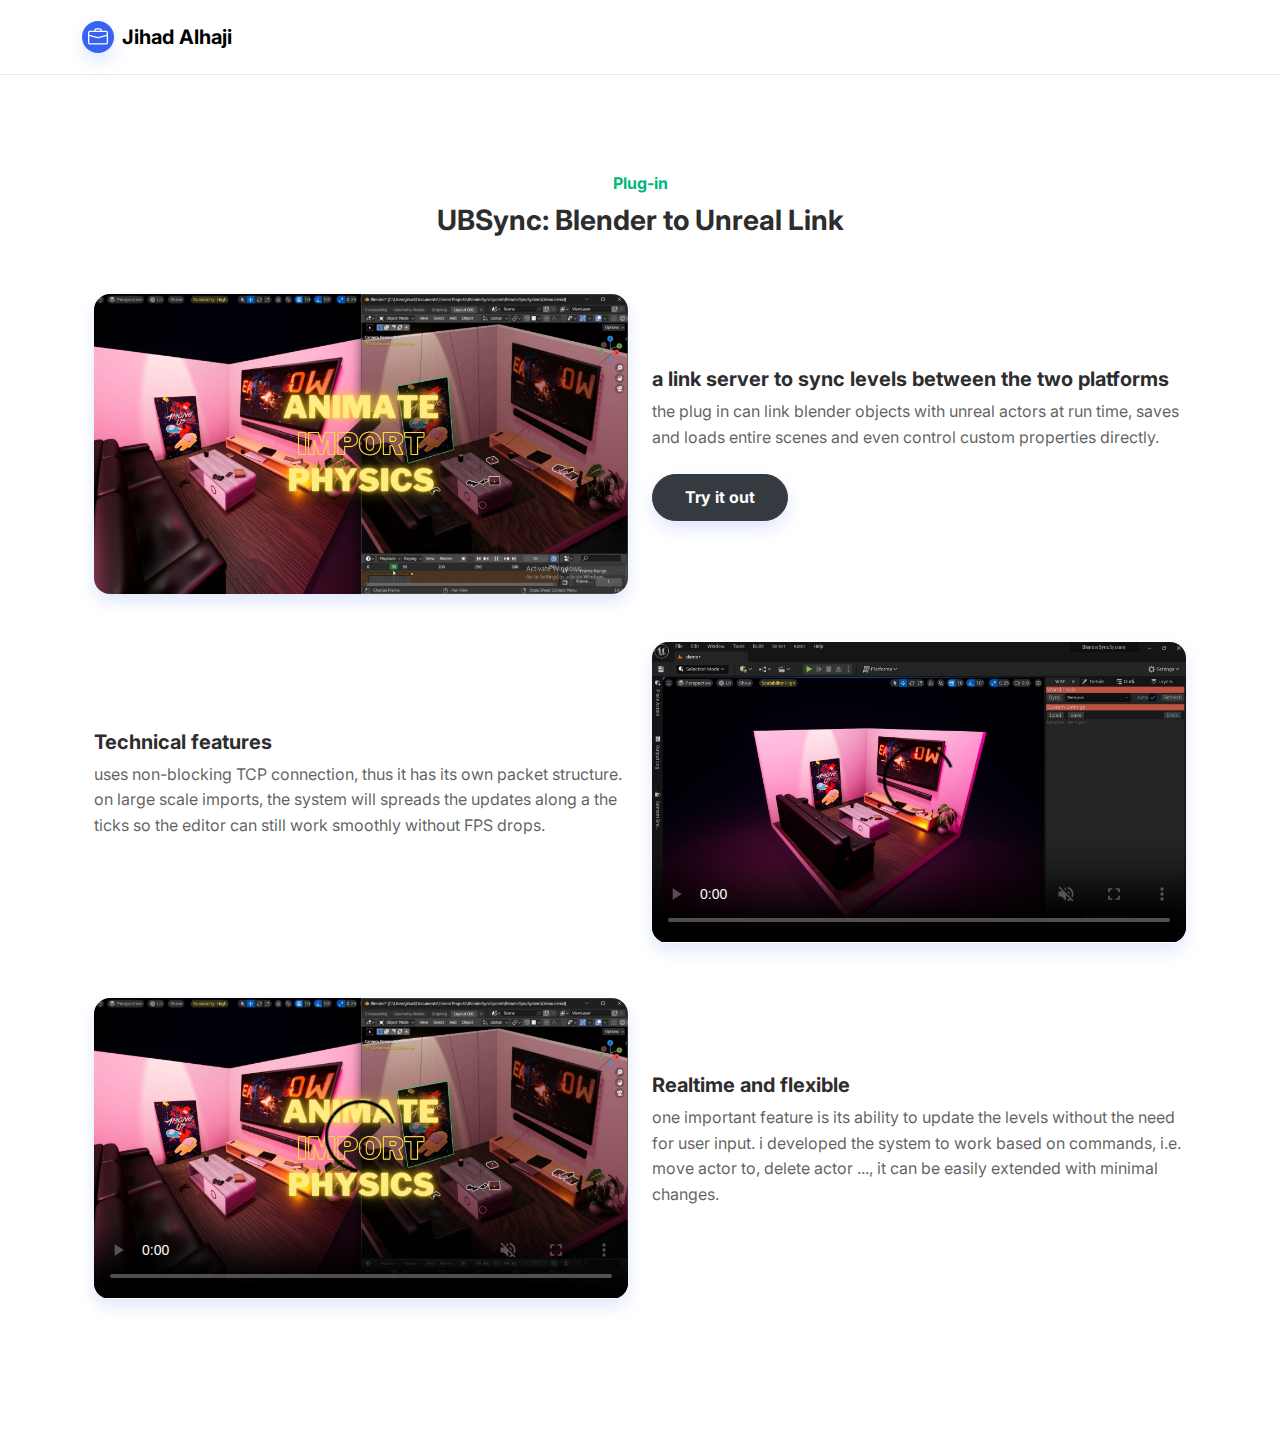
<file: portfolio-projects/port-ubsync.html>
<!DOCTYPE html><html data-bs-theme="light" lang="en"><head><meta charset="utf-8">
<!-- Google Tag Manager -->
    <script>(function(w,d,s,l,i){w[l]=w[l]||[];w[l].push({'gtm.start':
    new Date().getTime(),event:'gtm.js'});var f=d.getElementsByTagName(s)[0],
    j=d.createElement(s),dl=l!='dataLayer'?'&l='+l:'';j.async=true;j.src=
    'https://www.googletagmanager.com/gtm.js?id='+i+dl;f.parentNode.insertBefore(j,f);
    })(window,document,'script','dataLayer','GTM-58MHF8FG');</script>
    <!-- End Google Tag Manager --><meta name="viewport" content="width=device-width, initial-scale=1.0, shrink-to-fit=no"><title>Product - JJEE Games</title><link rel="canonical" href="https://www.jjeegames.com/portfolio-projects/port-ubsync.html"><meta property="og:url" content="https://www.jjeegames.com/portfolio-projects/port-ubsync.html"><meta name="twitter:description" content="Explore game development excellence at JjeeGames – your prime source for expert insights, tutorials, and a vibrant community. Unleash your creativity in the world of game creation today!"><meta name="twitter:image" content="https://www.jjeegames.com/assets/img/brand/logo-512.png"><meta property="og:image" content="https://www.jjeegames.com/assets/img/brand/logo-512.png"><meta name="description" content="Explore game development excellence at JjeeGames – your prime source for expert insights, tutorials, and a vibrant community. Unleash your creativity in the world of game creation today!"><meta property="og:type" content="website"><meta name="twitter:card" content="summary"><meta name="twitter:title" content="JJEE Games"><link rel="icon" type="image/png" sizes="64x64" href="../assets/img/brand/logo-64.png"><link rel="icon" type="image/png" sizes="64x64" href="../assets/img/brand/logo-64.png"><link rel="icon" type="image/png" sizes="128x128" href="../assets/img/brand/logo-128.png"><link rel="icon" type="image/png" sizes="128x128" href="../assets/img/brand/logo-128.png"><link rel="icon" type="image/png" sizes="512x512" href="../assets/img/brand/logo-512.png"><link rel="stylesheet" href="../assets/bootstrap/css/bootstrap.min.css"><link rel="stylesheet" href="https://fonts.googleapis.com/css?family=Inter:300italic,400italic,600italic,700italic,800italic,400,300,600,700,800&amp;display=swap"><link rel="stylesheet" href="https://fonts.googleapis.com/css?family=Indie+Flower"><link rel="stylesheet" href="https://fonts.googleapis.com/css?family=Source+Sans+Pro:300,400,600,700,900"><link rel="stylesheet" href="../assets/css/styles.min.css"><meta name="google-site-verification" content="ms5HGjhSdryLa4Ut-KDCZ6PKvAohT9VPGDE0XB0uQKI" />
</head><body><nav class="navbar navbar-expand-md sticky-top navbar-shrink py-3 navbar-light" id="mainNav"><div class="container"><a class="navbar-brand d-flex align-items-center" href="../portfolio.html"><span class="bs-icon-sm bs-icon-circle bs-icon-primary shadow d-flex justify-content-center align-items-center me-2 bs-icon"><svg xmlns="http://www.w3.org/2000/svg" width="1em" height="1em" fill="currentColor" viewBox="0 0 16 16" class="bi bi-briefcase fs-5">
  <path d="M6.5 1A1.5 1.5 0 0 0 5 2.5V3H1.5A1.5 1.5 0 0 0 0 4.5v8A1.5 1.5 0 0 0 1.5 14h13a1.5 1.5 0 0 0 1.5-1.5v-8A1.5 1.5 0 0 0 14.5 3H11v-.5A1.5 1.5 0 0 0 9.5 1zm0 1h3a.5.5 0 0 1 .5.5V3H6v-.5a.5.5 0 0 1 .5-.5m1.886 6.914L15 7.151V12.5a.5.5 0 0 1-.5.5h-13a.5.5 0 0 1-.5-.5V7.15l6.614 1.764a1.5 1.5 0 0 0 .772 0M1.5 4h13a.5.5 0 0 1 .5.5v1.616L8.129 7.948a.5.5 0 0 1-.258 0L1 6.116V4.5a.5.5 0 0 1 .5-.5"></path>
</svg></span><span>Jihad Alhaji</span></a><button data-bs-toggle="collapse" class="navbar-toggler" data-bs-target="#navcol-1"><span class="visually-hidden">Toggle navigation</span><span class="navbar-toggler-icon"></span></button><div class="collapse navbar-collapse" id="navcol-1"><ul class="navbar-nav mx-auto"></ul></div></div></nav><section class="py-5"><div class="container py-4 py-xl-5"><div class="row mb-4 mb-lg-5"><div class="col-md-8 col-xl-6 text-center mx-auto"><p class="fw-bold text-success mb-2">Plug-in</p><h3 class="fw-bold">UBSync: Blender to Unreal Link</h3></div></div><div class="row row-cols-1 row-cols-md-2 mx-auto" style="max-width: 1200px;"><div class="col mb-5"><img class="rounded img-fluid shadow" src="../assets/img/portfolio/Fast.jpg"></div><div class="col d-md-flex align-items-md-end align-items-lg-center mb-5"><div><h5 class="fw-bold">a link server to sync levels between the two platforms</h5><p class="text-muted mb-4">the plug in can link blender objects with unreal actors at run time, saves and loads entire scenes and even control custom properties directly.</p><a class="btn btn-dark shadow" role="button" href="https://play.google.com/store/apps/details?id=com.YourCompany.MigJourney" target="_blank" rel="external">Try it out</a></div></div></div><div class="row row-cols-1 row-cols-md-2 mx-auto" style="max-width: 1200px;"><div class="col order-md-last mb-5"><video class="rounded shadow img-fluid" width="560" height="315" controls="" muted="" loop="" autoplay="" poster="../assets/img/portfolio/ue%20res.jpg"><source src="https://www.jjeegames.com/assets/vids/ubsync_import.mp4" type="video/mp4"></video></div><div class="col d-md-flex align-items-md-end align-items-lg-center mb-5"><div><h5 class="fw-bold">Technical features</h5><p class="text-muted mb-4">uses non-blocking TCP connection, thus it has its own packet structure. on large scale imports, the system will spreads the updates along a the ticks so the editor can still work smoothly without FPS drops.</p></div></div></div><div class="row row-cols-1 row-cols-md-2 mx-auto" style="max-width: 1200px;"><div class="col mb-5"><video class="rounded shadow img-fluid" width="560" height="315" controls="" muted="" loop="" autoplay="" poster="../assets/img/portfolio/Fast.jpg"><source src="https://www.jjeegames.com/assets/vids/ubSync_realtime.mp4" type="video/mp4"></video></div><div class="col d-md-flex align-items-md-end align-items-lg-center mb-5"><div><h5 class="fw-bold">Realtime and flexible</h5><p class="text-muted mb-4">one important feature is its ability to update the levels without the need for user input. i developed the system to work based on commands, i.e. move actor to, delete actor ..., it can be easily extended with minimal changes.</p></div></div></div></div></section><script src="../assets/bootstrap/js/bootstrap.min.js"></script><script src="../assets/js/script.min.js"></script></body></html>
</file>
<file: assets/css/styles.min.css>
p.hero-subtitle{padding:10px 15px;max-width:600px;margin:25px auto;color:#fff}div.jumbotron.hero-food{color:#fff;text-align:center;background:url('hero-background-food.jpg') center/cover;padding-top:100px;padding-bottom:100px}h1.hero-title,h2.hero-title,h3.hero-title{text-shadow:0 3px 3px rgba(0,0,0,.4);color:#fff}*{margin:0}.navbar-nav .nav-link.active,.navbar-nav .show>.nav-link{color:var(--bs-gray-800)}.nav-item{border-bottom:initial}.nav-item::after{content:'';display:block;position:relative;height:2px;left:50%;transform:translateX(-50%);background-color:var(--bs-green);width:0%;border-radius:1px;transition:width .2s}.nav-item:hover::after{width:100%}.popup{position:fixed;top:100px;right:20px;background-color:#fff;color:#000;border-radius:8px;padding:10px 20px;box-shadow:0 4px 6px rgba(0,0,0,.1);z-index:1000;font-size:14px;display:flex;align-items:center;transition:opacity .3s,transform .3s}.popup-success{border-left:5px solid #28a745}.popup-error{border-left:5px solid #dc3545}.d-hidden{opacity:0;transform:translateY(-20px);pointer-events:none}.popup-info{border-left:5px solid var(--bs-blue)}.video-container{position:relative;padding-bottom:56%;padding-top:30px;height:0;overflow:hidden}.video-container embed,.video-container iframe,.video-container object{position:absolute;top:0;left:0;width:100%;height:100%}#wowslider-container1 .ws_hovershow{opacity:0;-webkit-transition:opacity .2s ease-in;-moz-transition:opacity .2s ease-in;-o-transition:opacity .2s ease-in;transition:opacity .2s ease-in}#wowslider-container1:hover .ws_hovershow{opacity:1;-webkit-transition:opacity .2s ease-in;-moz-transition:opacity .2s ease-in;-o-transition:opacity .2s ease-in;transition:opacity .2s ease-in}#wowslider-container1 .ws_playpause{width:18px;height:28px;top:50%;left:50%;margin-left:-9px;margin-top:-14px}#wowslider-container1 .pause{background-image:url(./pause.png)}#wowslider-container1 .play{background-image:url(./play.png)}#wowslider-container1 .pause:hover,#wowslider-container1 .play:hover{background-position:100% 100%!important}#wowslider-container1 .ws_fullscreen{width:16px;height:16px;position:absolute;margin-left:-9px;margin-top:-14px;z-index:59}div#ws_fullscreen:-moz-full-screen #wowslider-container1{width:95%!important;max-width:100%!important;max-height:inherit}div#ws_fullscreen:-webkit-full-screen #wowslider-container1{width:95%!important;max-width:100%!important;max-height:inherit}div#ws_fullscreen:fullscreen #wowslider-container1{width:95%!important;max-width:100%!important;max-height:inherit}div#ws_fullscreen:-moz-full-screen{background-color:#000;height:100%}div#ws_fullscreen:-webkit-full-screen{background-color:#000;height:100%}div#ws_fullscreen:fullscreen{background-color:#000;height:100%}section.about-us{color:#fff}.abt-right{background-color:#009bc1}.abt-right p{padding:39px;text-align:justify}button.btn-primary.abt-right-btn{margin:0 auto;display:block}.padding-content{padding:76px 0}.abt-right h5{padding:33px 0}.about-us h3{padding-top:62px;color:#000}.no-padding{padding:0}#wowslider-container1{display:table;zoom:1;position:relative;width:100%;max-width:400px;max-height:360px;margin:0 auto;z-index:90;text-align:left;font-size:10px;text-shadow:none;-webkit-box-sizing:content-box;-moz-box-sizing:content-box;box-sizing:content-box}* html #wowslider-container1{width:400px}#wowslider-container1 .ws_images ul{position:relative;width:10000%;height:100%;left:0;list-style:none;margin:0;padding:0;border-spacing:0;overflow:visible}#wowslider-container1 .ws_images ul li{position:relative;width:1%;height:100%;line-height:0;overflow:hidden;float:left;padding:0!important;margin:0!important}#wowslider-container1 .ws_images{position:relative;left:0;top:0;height:100%;max-height:360px;max-width:400px;vertical-align:top;border:none;overflow:hidden}#wowslider-container1 .ws_images ul a{width:100%;height:100%;max-height:360px;display:block;color:transparent}#wowslider-container1 img{max-width:none!important}#wowslider-container1 .ws_images .ws_list img,#wowslider-container1 .ws_images>div>img{width:100%;border:0;max-width:none;padding:0;margin:0}#wowslider-container1 .ws_images>div>img{max-height:360px}#wowslider-container1 .ws_images iframe{position:absolute;z-index:-1}#wowslider-container1 .ws-title>div{display:inline-block!important}#wowslider-container1 a{text-decoration:none;outline:0;border:none}#wowslider-container1 .ws_bullets{float:left;position:absolute;z-index:70}#wowslider-container1 .ws_bullets div{position:relative;float:left;font-size:0px}#wowslider-container1 .ws_script,#wowslider-container1.ws_video_playing .ws_bullets,#wowslider-container1.ws_video_playing .ws_fullscreen,#wowslider-container1.ws_video_playing .ws_next,#wowslider-container1.ws_video_playing .ws_prev{display:none}#wowslider-container1 object,#wowslider-container1 sound{position:absolute}#wowslider-container1 .ws_effect{position:static;width:100%;height:100%}#wowslider-container1 .ws_photoItem{border:2em solid #fff;margin-left:-2em;margin-top:-2em}#wowslider-container1 .ws_cube_side{background:#a6a5a9}#wowslider-container1.ws_gestures{cursor:-webkit-grab;cursor:-moz-grab;cursor:url("[data-uri]"),move}#wowslider-container1.ws_gestures.ws_grabbing{cursor:-webkit-grabbing;cursor:-moz-grabbing;cursor:url("[data-uri]"),move}#wowslider-container1 .ws_video_btn{position:absolute;display:none;cursor:pointer;top:0;left:0;width:100%;height:100%;z-index:55}#wowslider-container1 .ws_video_btn.ws_vimeo,#wowslider-container1 .ws_video_btn.ws_youtube{display:block}#wowslider-container1 .ws_video_btn div{position:absolute;background-image:url(./playvideo.png);background-size:200%;top:50%;left:50%;width:7em;height:5em;margin-left:-3.5em;margin-top:-2.5em}#wowslider-container1 .ws_video_btn.ws_youtube div{background-position:0 0}#wowslider-container1 .ws_video_btn.ws_youtube:hover div{background-position:100% 0}#wowslider-container1 .ws_video_btn.ws_vimeo div{background-position:0 100%}#wowslider-container1 .ws_video_btn.ws_vimeo:hover div{background-position:100% 100%}#wowslider-container1 .ws_playpause.ws_hide{display:none!important}#wowslider-container1 .ws_controls{position:absolute;top:0;left:0;right:0;bottom:0;overflow:hidden}#wowslider-container1 .ws_fullscreen{right:auto;left:0;top:0;background:#47c9af;font-size:.8rem;padding:8px}#wowslider-container1 .ws_bullets{padding:0;max-width:40%;text-align:right;bottom:0;right:0;margin-right:30px}#wowslider-container1 .ws_bullets a{line-height:0;position:relative;display:inline-block;width:0;padding:15px}#wowslider-container1 .ws_bullets a>span{position:absolute;display:block;top:0;right:0;height:100%;width:100%;background:#47c9af}#wowslider-container1 .ws_bullets a.ws_overbull>span,#wowslider-container1 .ws_bullets a.ws_selbull>span{background:#40b59e}#wowslider-container1 .ws_playpause{position:absolute;right:0;bottom:0;padding:15px;background:#47c9af;color:#fff;z-index:100}#wowslider-container1 .ws_playpause>span:before{font:1.2em ws-ctrl-dodgy;position:absolute;left:0;top:50%;right:0;margin-top:1px;display:block;text-align:center;-webkit-transform:translateY(-50%);transform:translateY(-50%)}_:-ms-input-placeholder,:root #wowslider-container1 a.ws_playpause > span:before{line-height:3.2em}#wowslider-container1 .ws_play>span:before{content:"\e800"}#wowslider-container1 .ws_pause>span:before{content:"\e801"}#wowslider-container1 a.ws_next,#wowslider-container1 a.ws_prev{position:absolute;top:50%;color:#fff;margin-top:-2.4em;width:5.3em;height:4.8em;z-index:100;-webkit-perspective:1000px;-ms-perspective:1000px;perspective:1000px;-webkit-transition:padding .3s .3s,margin-top .3s .3s;transition:padding .3s .3s,margin-top .3s .3s}#wowslider-container1 a.ws_next{right:0}#wowslider-container1 a.ws_prev{left:0}#wowslider-container1 a.ws_next>span,#wowslider-container1 a.ws_prev>span{display:block;position:absolute;top:0;left:0;right:0;bottom:0;background:#47c9af;border-radius:.15em;color:#fff;text-align:center;z-index:2}#wowslider-container1 a.ws_next>span:after,#wowslider-container1 a.ws_next>span:before,#wowslider-container1 a.ws_prev>span:after,#wowslider-container1 a.ws_prev>span:before{position:absolute;display:block;font:2.5em ws-ctrl-dodgy;top:50%;left:0;right:0;margin-top:1px;margin-left:-8px;-webkit-transform:translateY(-50%);transform:translateY(-50%)}_:-ms-input-placeholder,:root #wowslider-container1 a.ws_next > span:before{line-height:3.2em}_:-ms-input-placeholder,:root #wowslider-container1 a.ws_prev > span:before{line-height:3.2em}#wowslider-container1 a.ws_next>span:after,#wowslider-container1 a.ws_next>span:before{content:'\e803'}#wowslider-container1 a.ws_prev>span:after,#wowslider-container1 a.ws_prev>span:before{content:'\e802'}#wowslider-container1 a.ws_next>span:after,#wowslider-container1 a.ws_prev>span:after{margin-left:8px}#wowslider-container1 a.ws_next:hover,#wowslider-container1 a.ws_prev:hover{padding:$arrowHoverPadding$em 0;margin-top:-$arrowHoverPadding$em;-webkit-transition:padding .3s,margin-top .3s;transition:padding .3s,margin-top .3s}#wowslider-container1 a.ws_next img,#wowslider-container1 a.ws_prev img{position:absolute;top:0;width:5.3em;-webkit-transform-style:preserve-3d;transform-style:preserve-3d;visibility:hidden;-webkit-transition:-webkit-transform .3s,visibility .3s;transition:transform .3s,-webkit-transform .3s,visibility .3s}#wowslider-container1 a.ws_prev img{left:5.3em;-webkit-transform:rotateY(90deg);-ms-transform:rotateY(90deg);transform:rotateY(90deg);-webkit-transform-origin:0 0;-ms-transform-origin:0 0;transform-origin:0 0}#wowslider-container1 a.ws_next img{right:5.3em;-webkit-transform:rotateY(-90deg);-ms-transform:rotateY(-90deg);transform:rotateY(-90deg);-webkit-transform-origin:100% 0;-ms-transform-origin:100% 0;transform-origin:100% 0}#wowslider-container1 a.ws_next:hover img,#wowslider-container1 a.ws_prev:hover img{visibility:visible;-webkit-transform:rotateY(0);transform:rotateY(0)}#wowslider-container1 .ws-title{font:1.4em "Indie Flower",cursive;max-width:50%;position:absolute;left:0;margin-right:10em;z-index:50;bottom:0;top:auto;opacity:1}#wowslider-container1 .ws-title div,#wowslider-container1 .ws-title span{display:inline-block;padding:.6em .8em;background-color:#47c9af;color:#fff}#wowslider-container1 .ws-title div{display:block;margin-top:.5em;font-size:1em;color:#fff}#wowslider-container1 .ws-title span{font-size:1.5em}#wowslider-container1 .ws_images>ul{animation:20s infinite wsBasic;-moz-animation:20s infinite wsBasic;-webkit-animation:20s infinite wsBasic}#wowslider-container1 .ws_bulframe div div{height:auto}@media all and (max-width:760px){#wowslider-container1 .ws_fullscreen{display:block}}@media all and (max-width:400px){#wowslider-container1 .ws_bullets,#wowslider-container1 .ws_controls,#wowslider-container1 .ws_thumbs{display:none}}
</file>
